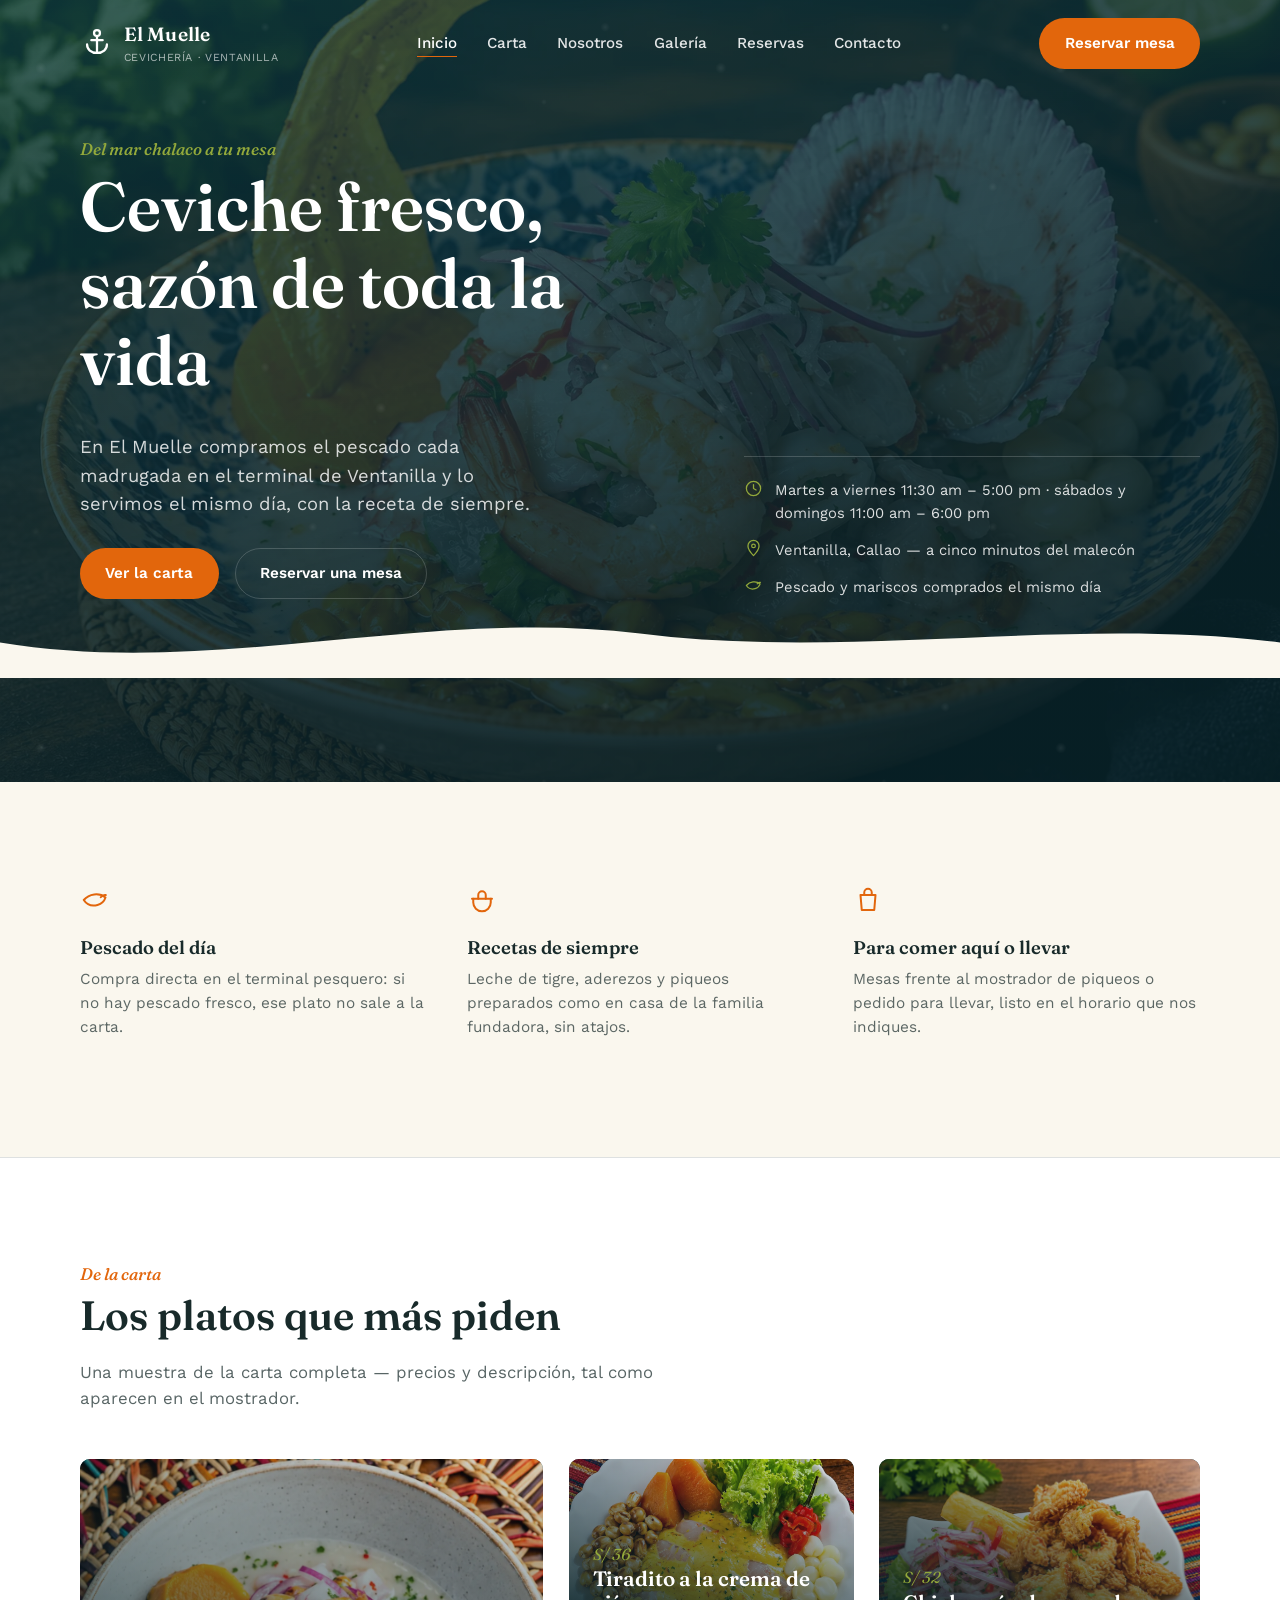
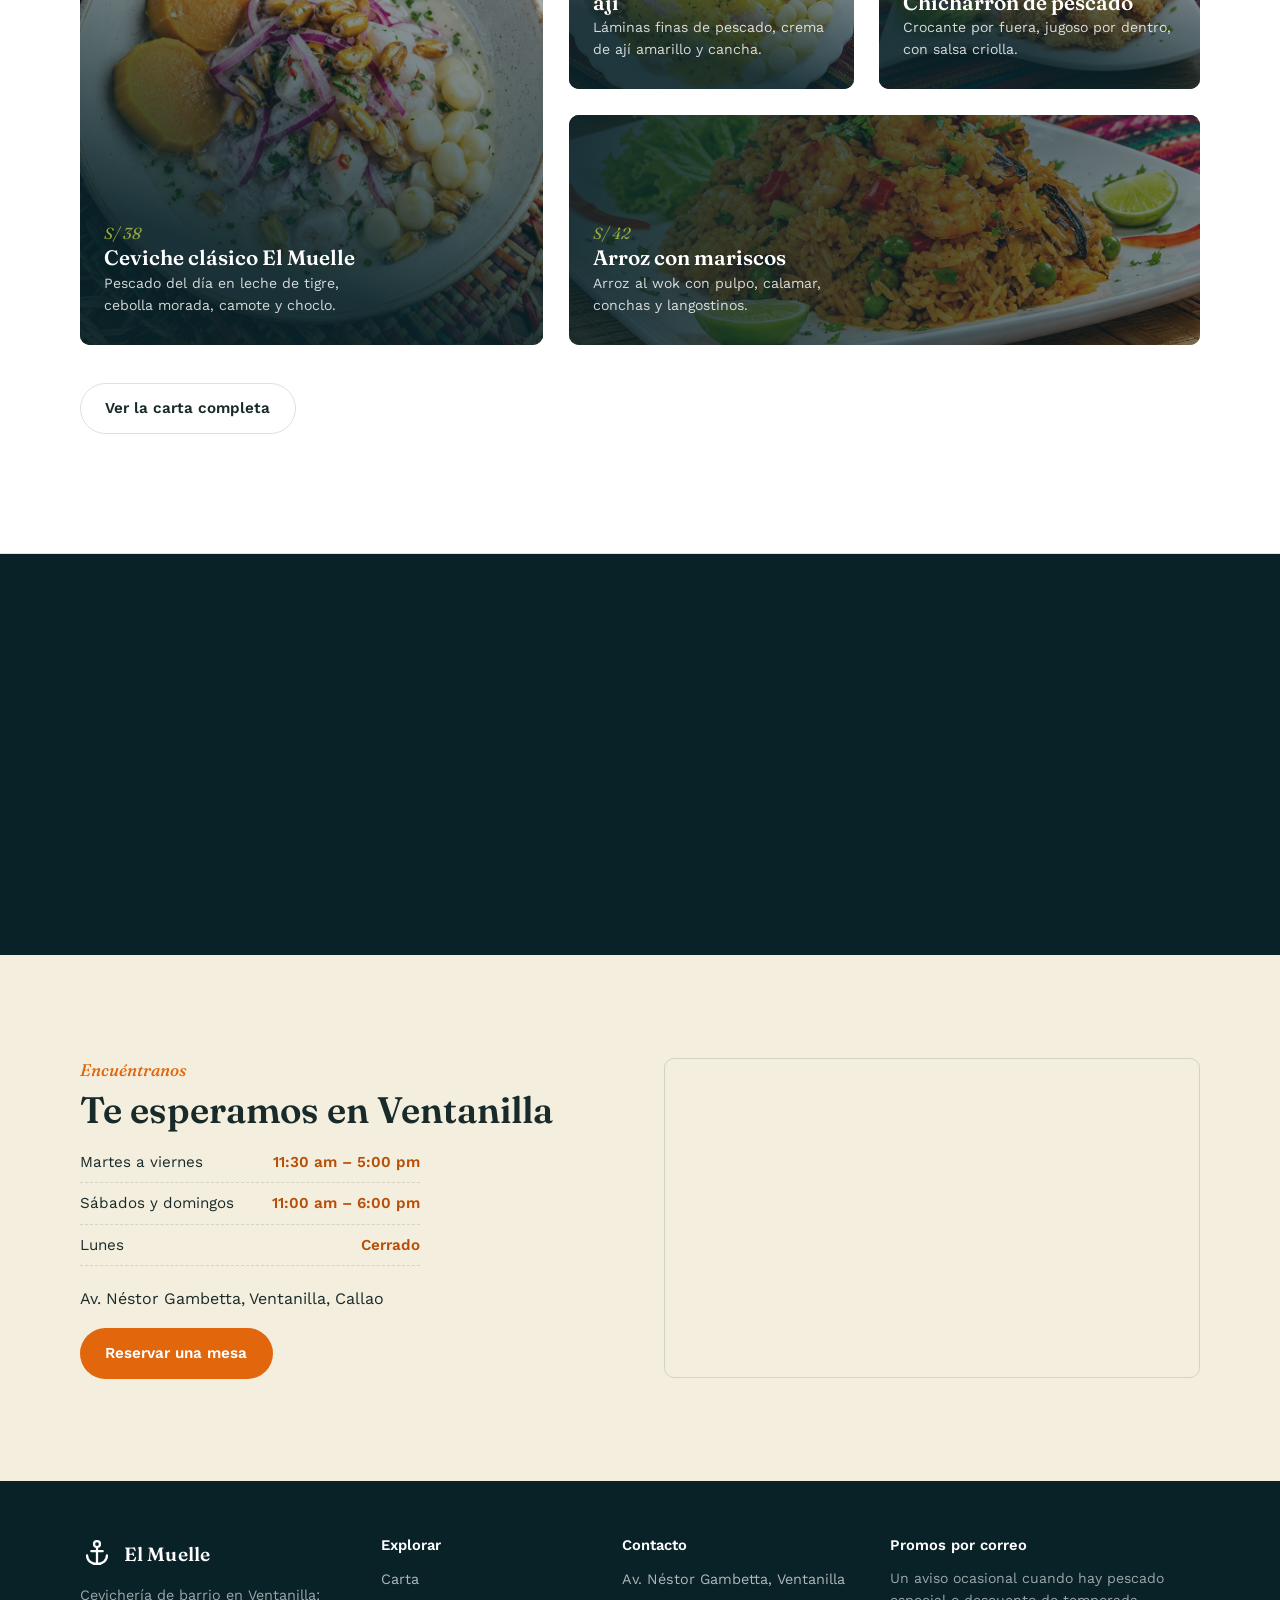
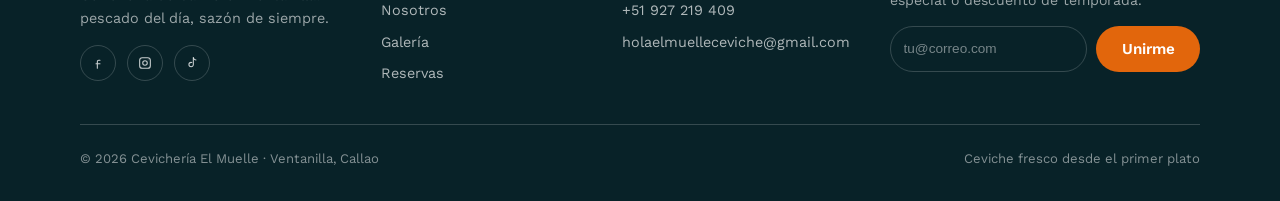
<file: index.html>
<!doctype html>
<html lang="es">
<head>
<meta charset="UTF-8">
<meta name="viewport" content="width=device-width, initial-scale=1">
<title>Cevichería El Muelle — Ceviche y mariscos frescos en Ventanilla, Callao</title>
<meta name="description" content="Cevichería El Muelle, en Ventanilla, Callao: pescado del día, ceviches, tiraditos y piqueos criollos. Carta, reservas y ubicación.">
<link rel="icon" href="data:image/svg+xml,%3Csvg xmlns='http://www.w3.org/2000/svg' viewBox='0 0 100 100'%3E%3Ctext y='.9em' font-size='90'%3E%F0%9F%90%9F%3C/text%3E%3C/svg%3E">
<link rel="preconnect" href="https://fonts.googleapis.com">
<link rel="preconnect" href="https://fonts.gstatic.com" crossorigin>
<link rel="stylesheet" href="css/styles.css">
</head>
<body>

<header class="site-header">
  <div class="container">
    <a href="index.html" class="brand">
      <svg viewBox="0 0 24 24" fill="none" stroke="currentColor" stroke-width="1.6" stroke-linecap="round" stroke-linejoin="round">
        <circle cx="12" cy="5" r="2.1"/><line x1="12" y1="7.1" x2="12" y2="19"/>
        <line x1="8" y1="10" x2="16" y2="10"/><path d="M5 13c0 3.5 2.8 6 7 6s7-2.5 7-6"/>
      </svg>
      <span><span class="brand-name">El Muelle</span><span class="brand-sub">CEVICHERÍA · VENTANILLA</span></span>
    </a>
    <nav class="main-nav" id="main-nav">
      <ul>
        <li><a href="index.html" aria-current="page">Inicio</a></li>
        <li><a href="carta.html">Carta</a></li>
        <li><a href="nosotros.html">Nosotros</a></li>
        <li><a href="galeria.html">Galería</a></li>
        <li><a href="reservas.html">Reservas</a></li>
        <li><a href="contacto.html">Contacto</a></li>
      </ul>
    </nav>
    <div class="header-actions">
      <a href="reservas.html" class="btn btn-primary">Reservar mesa</a>
      <button class="nav-toggle" aria-label="Abrir menú" aria-expanded="false"><span></span></button>
    </div>
  </div>
</header>

<main>

  <section class="hero">
    <div class="container">
      <div class="hero-copy">
        <span class="eyebrow">Del mar chalaco a tu mesa</span>
        <h1>Ceviche fresco, sazón de toda la vida</h1>
        <p class="lede">En El Muelle compramos el pescado cada madrugada en el terminal de Ventanilla y lo servimos el mismo día, con la receta de siempre.</p>
        <div class="hero-cta">
          <a href="carta.html" class="btn btn-primary">Ver la carta</a>
          <a href="reservas.html" class="btn btn-ghost-dark">Reservar una mesa</a>
        </div>
      </div>
      <ul class="hero-facts">
        <li>
          <svg viewBox="0 0 24 24" fill="none" stroke="currentColor" stroke-width="1.6" stroke-linecap="round" stroke-linejoin="round"><circle cx="12" cy="12" r="9"/><path d="M12 7v5l3.3 1.9"/></svg>
          Martes a viernes 11:30 am – 5:00 pm · sábados y domingos 11:00 am – 6:00 pm
        </li>
        <li>
          <svg viewBox="0 0 24 24" fill="none" stroke="currentColor" stroke-width="1.6" stroke-linecap="round" stroke-linejoin="round"><path d="M12 21s7-7.4 7-12.2A7 7 0 1 0 5 8.8C5 13.6 12 21 12 21Z"/><circle cx="12" cy="8.7" r="2.3"/></svg>
          Ventanilla, Callao — a cinco minutos del malecón
        </li>
        <li>
          <svg viewBox="0 0 24 24" fill="none" stroke="currentColor" stroke-width="1.6" stroke-linecap="round" stroke-linejoin="round"><path d="M3 12c4.2-5 12.3-6.2 17.4-2-1 3.1-3.2 5.1-6.4 6-5.1 1.4-9-1-11-4Z"/><path d="M16.6 9.8c1-1.4 2.6-2 4-1.8"/></svg>
          Pescado y mariscos comprados el mismo día
        </li>
      </ul>
    </div>
    <svg class="wave-divider" viewBox="0 0 1440 90" preserveAspectRatio="none" aria-hidden="true">
      <path d="M0,50 C240,90 480,10 720,40 C960,70 1200,20 1440,50 L1440,90 L0,90 Z"/>
    </svg>
  </section>

  <section class="values">
    <div class="container">
      <div class="values-grid reveal-stagger">
        <div class="value-item">
          <svg viewBox="0 0 24 24" fill="none" stroke="currentColor" stroke-width="1.6" stroke-linecap="round" stroke-linejoin="round"><path d="M3 12c4.2-5 12.3-6.2 17.4-2-1 3.1-3.2 5.1-6.4 6-5.1 1.4-9-1-11-4Z"/><path d="M16.6 9.8c1-1.4 2.6-2 4-1.8"/></svg>
          <h3>Pescado del día</h3>
          <p>Compra directa en el terminal pesquero: si no hay pescado fresco, ese plato no sale a la carta.</p>
        </div>
        <div class="value-item">
          <svg viewBox="0 0 24 24" fill="none" stroke="currentColor" stroke-width="1.6" stroke-linecap="round" stroke-linejoin="round"><path d="M4 11h16"/><path d="M5 11v3a7 7 0 0 0 14 0v-3"/><path d="M9 11V8a3 3 0 0 1 6 0v3"/></svg>
          <h3>Recetas de siempre</h3>
          <p>Leche de tigre, aderezos y piqueos preparados como en casa de la familia fundadora, sin atajos.</p>
        </div>
        <div class="value-item">
          <svg viewBox="0 0 24 24" fill="none" stroke="currentColor" stroke-width="1.6" stroke-linecap="round" stroke-linejoin="round"><path d="M6 8h12l-1 12H7L6 8Z"/><path d="M9 8V6a3 3 0 0 1 6 0v2"/></svg>
          <h3>Para comer aquí o llevar</h3>
          <p>Mesas frente al mostrador de piqueos o pedido para llevar, listo en el horario que nos indiques.</p>
        </div>
      </div>
    </div>
  </section>

  <section class="destacados">
    <div class="container">
      <div class="section-head reveal">
        <span class="eyebrow">De la carta</span>
        <h2>Los platos que más piden</h2>
        <p>Una muestra de la carta completa — precios y descripción, tal como aparecen en el mostrador.</p>
      </div>
      <div class="dest-grid reveal-stagger">
        <article class="dest-item dest-1" style="--tint:#12464f">
          <img src="imagenes/ceviche-clasico.webp" alt="Ceviche clásico El Muelle" loading="lazy">
          <div class="dest-body">
            <span class="price">S/ 38</span>
            <h3>Ceviche clásico El Muelle</h3>
            <p>Pescado del día en leche de tigre, cebolla morada, camote y choclo.</p>
          </div>
        </article>
        <article class="dest-item dest-2" style="--tint:#1c5d63">
          <img src="imagenes/tiradito-crema-aji.webp" alt="Tiradito a la crema de ají" loading="lazy">
          <div class="dest-body">
            <span class="price">S/ 36</span>
            <h3>Tiradito a la crema de ají</h3>
            <p>Láminas finas de pescado, crema de ají amarillo y cancha.</p>
          </div>
        </article>
        <article class="dest-item dest-3" style="--tint:#0f3d46">
          <img src="imagenes/chicharron-pescado.webp" alt="Chicharrón de pescado" loading="lazy">
          <div class="dest-body">
            <span class="price">S/ 32</span>
            <h3>Chicharrón de pescado</h3>
            <p>Crocante por fuera, jugoso por dentro, con salsa criolla.</p>
          </div>
        </article>
        <article class="dest-item dest-4" style="--tint:#12444c">
          <img src="imagenes/arroz-mariscos.webp" alt="Arroz con mariscos" loading="lazy">
          <div class="dest-body">
            <span class="price">S/ 42</span>
            <h3>Arroz con mariscos</h3>
            <p>Arroz al wok con pulpo, calamar, conchas y langostinos.</p>
          </div>
        </article>
      </div>
      <p style="margin-top:2.4rem;"><a href="carta.html" class="btn btn-ghost">Ver la carta completa</a></p>
    </div>
  </section>

  <section class="testimonios">
    <div class="container">
      <div class="testi-wrap reveal">
        <blockquote class="testi active">
          <p>“El leche de tigre solo ya vale la visita. Todo llega fresquísimo y a buena hora.”</p>
          <cite>Rosa Delgado · clienta desde 2019</cite>
        </blockquote>
        <blockquote class="testi">
          <p>“Vengo con la familia cada domingo. La atención es cercana y el pescado siempre está en su punto.”</p>
          <cite>Jorge Salcedo · Ventanilla</cite>
        </blockquote>
        <blockquote class="testi">
          <p>“Reservé por WhatsApp para un cumpleaños y nos armaron un rincón especial, sin pedirlo dos veces.”</p>
          <cite>Katherine Ríos · Callao</cite>
        </blockquote>
        <div class="testi-dots">
          <button class="active" aria-label="Testimonio 1"></button>
          <button aria-label="Testimonio 2"></button>
          <button aria-label="Testimonio 3"></button>
        </div>
      </div>
    </div>
  </section>

  <section class="visit-band">
    <div class="container">
      <div class="visit-grid">
        <div class="visit-info reveal">
          <span class="eyebrow">Encuéntranos</span>
          <h2>Te esperamos en Ventanilla</h2>
          <ul class="hours-list">
            <li><span>Martes a viernes</span><span>11:30 am – 5:00 pm</span></li>
            <li><span>Sábados y domingos</span><span>11:00 am – 6:00 pm</span></li>
            <li><span>Lunes</span><span>Cerrado</span></li>
          </ul>
          <p>Av. Néstor Gambetta, Ventanilla, Callao</p>
          <a href="reservas.html" class="btn btn-primary">Reservar una mesa</a>
        </div>
        <div class="map-frame reveal">
          <iframe src="https://www.google.com/maps?q=Ventanilla,Callao,Peru&amp;output=embed" loading="lazy" referrerpolicy="no-referrer-when-downgrade" title="Mapa de ubicación de Cevichería El Muelle en Ventanilla, Callao"></iframe>
        </div>
      </div>
    </div>
  </section>

</main>

<footer class="site-footer">
  <div class="container">
    <div class="footer-grid">
      <div class="footer-brand">
        <a href="index.html" class="brand">
          <svg viewBox="0 0 24 24" fill="none" stroke="currentColor" stroke-width="1.6" stroke-linecap="round" stroke-linejoin="round"><circle cx="12" cy="5" r="2.1"/><line x1="12" y1="7.1" x2="12" y2="19"/><line x1="8" y1="10" x2="16" y2="10"/><path d="M5 13c0 3.5 2.8 6 7 6s7-2.5 7-6"/></svg>
          <span class="brand-name">El Muelle</span>
        </a>
        <p>Cevichería de barrio en Ventanilla: pescado del día, sazón de siempre.</p>
        <div class="social-row">
          <a href="#" aria-label="Facebook"><svg viewBox="0 0 24 24" fill="none" stroke="currentColor" stroke-width="1.6" stroke-linecap="round" stroke-linejoin="round"><path d="M15 8h-2a2 2 0 0 0-2 2v10M9 13h6"/></svg></a>
          <a href="#" aria-label="Instagram"><svg viewBox="0 0 24 24" fill="none" stroke="currentColor" stroke-width="1.6" stroke-linecap="round" stroke-linejoin="round"><rect x="4" y="4" width="16" height="16" rx="4"/><circle cx="12" cy="12" r="3.4"/><circle cx="16.6" cy="7.4" r=".6" fill="currentColor" stroke="none"/></svg></a>
          <a href="#" aria-label="TikTok"><svg viewBox="0 0 24 24" fill="none" stroke="currentColor" stroke-width="1.6" stroke-linecap="round" stroke-linejoin="round"><path d="M14 4v10.4a3.3 3.3 0 1 1-3.3-3.3c.3 0 .6 0 .9.1"/><path d="M14 4c.4 2 1.9 3.4 4 3.6"/></svg></a>
        </div>
      </div>
      <div class="footer-col">
        <h4>Explorar</h4>
        <ul>
          <li><a href="carta.html">Carta</a></li>
          <li><a href="nosotros.html">Nosotros</a></li>
          <li><a href="galeria.html">Galería</a></li>
          <li><a href="reservas.html">Reservas</a></li>
        </ul>
      </div>
      <div class="footer-col">
        <h4>Contacto</h4>
        <ul>
          <li>Av. Néstor Gambetta, Ventanilla</li>
          <li>+51 927 219 409</li>
          <li>holaelmuelleceviche@gmail.com</li>
        </ul>
      </div>
      <div class="footer-col">
        <h4>Promos por correo</h4>
        <p style="font-size:.88rem; color:rgba(255,255,255,.6);">Un aviso ocasional cuando hay pescado especial o descuento de temporada.</p>
        <form class="newsletter-row" data-newsletter>
          <input type="email" required placeholder="tu@correo.com" aria-label="Correo electrónico">
          <button type="submit" class="btn btn-primary">Unirme</button>
        </form>
      </div>
    </div>
    <div class="footer-bottom">
      <span>© 2026 Cevichería El Muelle · Ventanilla, Callao</span>
      <span>Ceviche fresco desde el primer plato</span>
    </div>
  </div>
</footer>

<a class="whatsapp-float" href="https://wa.me/51927219409" target="_blank" rel="noopener" aria-label="Escribir por WhatsApp">
  <svg viewBox="0 0 24 24" fill="currentColor"><path d="M12.03 2C6.6 2 2.2 6.4 2.2 11.8c0 1.85.5 3.58 1.4 5.07L2 22l5.3-1.55a9.7 9.7 0 0 0 4.73 1.23h.01c5.42 0 9.83-4.4 9.83-9.8C21.87 6.4 17.46 2 12.03 2Zm5.73 13.86c-.24.68-1.4 1.3-1.93 1.37-.5.07-1.03.28-3.44-.72-2.9-1.2-4.75-4.15-4.9-4.34-.14-.2-1.17-1.56-1.17-2.98 0-1.42.74-2.11 1-2.4.26-.29.57-.36.76-.36.19 0 .38 0 .55.01.18.01.42-.07.65.5.24.58.82 2 .9 2.15.07.15.12.32.02.52-.1.2-.15.32-.3.5-.14.17-.3.38-.43.51-.14.14-.29.3-.13.58.16.29.73 1.2 1.56 1.95 1.08.96 1.98 1.26 2.27 1.4.29.15.46.13.63-.07.17-.2.72-.84.92-1.13.19-.29.38-.24.63-.14.26.09 1.65.78 1.93.92.29.14.48.21.55.33.07.13.07.72-.17 1.4Z"/></svg>
</a>

<script src="js/main.js"></script>
</body>
</html>
</file>
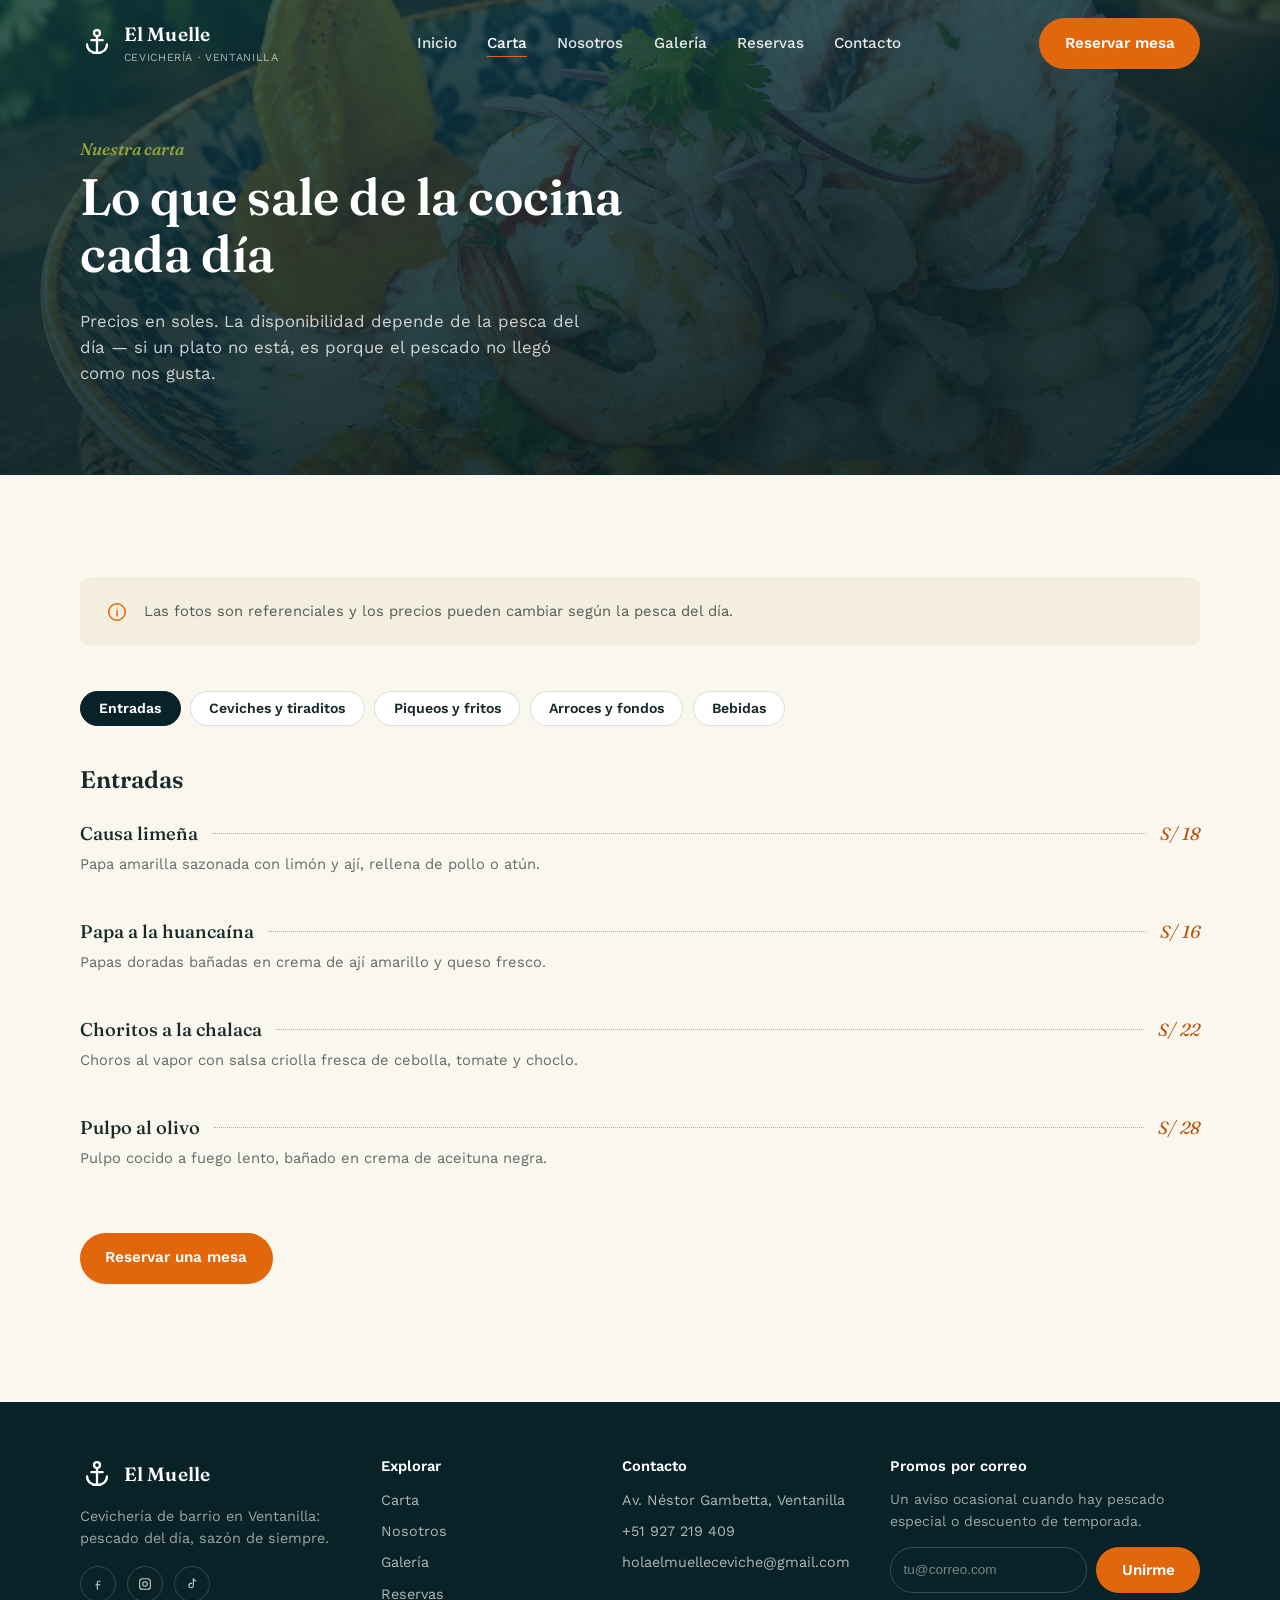
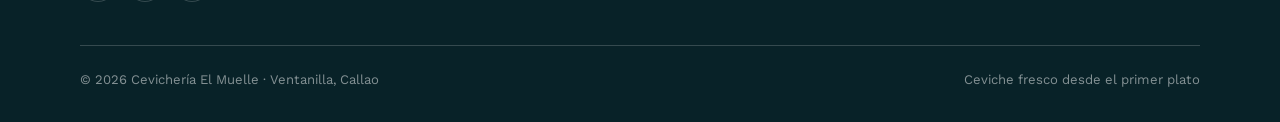
<file: carta.html>
<!doctype html>
<html lang="es">
<head>
<meta charset="UTF-8">
<meta name="viewport" content="width=device-width, initial-scale=1">
<title>Carta — Cevichería El Muelle</title>
<meta name="description" content="Carta completa de Cevichería El Muelle: entradas, ceviches, piqueos, arroces y bebidas, con precios.">
<link rel="icon" href="data:image/svg+xml,%3Csvg xmlns='http://www.w3.org/2000/svg' viewBox='0 0 100 100'%3E%3Ctext y='.9em' font-size='90'%3E%F0%9F%90%9F%3C/text%3E%3C/svg%3E">
<link rel="preconnect" href="https://fonts.googleapis.com">
<link rel="preconnect" href="https://fonts.gstatic.com" crossorigin>
<link rel="stylesheet" href="css/styles.css">
</head>
<body>

<header class="site-header">
  <div class="container">
    <a href="index.html" class="brand">
      <svg viewBox="0 0 24 24" fill="none" stroke="currentColor" stroke-width="1.6" stroke-linecap="round" stroke-linejoin="round">
        <circle cx="12" cy="5" r="2.1"/><line x1="12" y1="7.1" x2="12" y2="19"/>
        <line x1="8" y1="10" x2="16" y2="10"/><path d="M5 13c0 3.5 2.8 6 7 6s7-2.5 7-6"/>
      </svg>
      <span><span class="brand-name">El Muelle</span><span class="brand-sub">CEVICHERÍA · VENTANILLA</span></span>
    </a>
    <nav class="main-nav" id="main-nav">
      <ul>
        <li><a href="index.html">Inicio</a></li>
        <li><a href="carta.html" aria-current="page">Carta</a></li>
        <li><a href="nosotros.html">Nosotros</a></li>
        <li><a href="galeria.html">Galería</a></li>
        <li><a href="reservas.html">Reservas</a></li>
        <li><a href="contacto.html">Contacto</a></li>
      </ul>
    </nav>
    <div class="header-actions">
      <a href="reservas.html" class="btn btn-primary">Reservar mesa</a>
      <button class="nav-toggle" aria-label="Abrir menú" aria-expanded="false"><span></span></button>
    </div>
  </div>
</header>

<main>

  <section class="page-hero">
    <div class="container">
      <span class="eyebrow">Nuestra carta</span>
      <h1>Lo que sale de la cocina cada día</h1>
      <p>Precios en soles. La disponibilidad depende de la pesca del día — si un plato no está, es porque el pescado no llegó como nos gusta.</p>
    </div>
  </section>

  <section>
    <div class="container">

      <div class="menu-photo-note reveal">
        <svg viewBox="0 0 24 24" fill="none" stroke="currentColor" stroke-width="1.6" stroke-linecap="round" stroke-linejoin="round"><circle cx="12" cy="12" r="9"/><line x1="12" y1="10.5" x2="12" y2="16"/><circle cx="12" cy="7.6" r=".6" fill="currentColor" stroke="none"/></svg>
        <p>Las fotos son referenciales y los precios pueden cambiar según la pesca del día.</p>
      </div>

      <div class="menu-tabs reveal">
        <button class="menu-tab active" data-target="cat-entradas">Entradas</button>
        <button class="menu-tab" data-target="cat-ceviches">Ceviches y tiraditos</button>
        <button class="menu-tab" data-target="cat-piqueos">Piqueos y fritos</button>
        <button class="menu-tab" data-target="cat-arroces">Arroces y fondos</button>
        <button class="menu-tab" data-target="cat-bebidas">Bebidas</button>
      </div>

      <div id="cat-entradas" class="menu-category active">
        <h2 class="menu-cat-title">Entradas</h2>
        <div class="menu-list">
          <div class="menu-row">
            <span class="name">Causa limeña</span><span class="dots"></span><span class="price">S/ 18</span>
            <p class="desc">Papa amarilla sazonada con limón y ají, rellena de pollo o atún.</p>
          </div>
          <div class="menu-row">
            <span class="name">Papa a la huancaína</span><span class="dots"></span><span class="price">S/ 16</span>
            <p class="desc">Papas doradas bañadas en crema de ají amarillo y queso fresco.</p>
          </div>
          <div class="menu-row">
            <span class="name">Choritos a la chalaca</span><span class="dots"></span><span class="price">S/ 22</span>
            <p class="desc">Choros al vapor con salsa criolla fresca de cebolla, tomate y choclo.</p>
          </div>
          <div class="menu-row">
            <span class="name">Pulpo al olivo</span><span class="dots"></span><span class="price">S/ 28</span>
            <p class="desc">Pulpo cocido a fuego lento, bañado en crema de aceituna negra.</p>
          </div>
        </div>
      </div>

      <div id="cat-ceviches" class="menu-category">
        <h2 class="menu-cat-title">Ceviches y tiraditos</h2>
        <div class="menu-list">
          <div class="menu-row has-photo">
            <img class="menu-thumb" src="imagenes/ceviche-clasico.webp" alt="Ceviche clásico El Muelle" loading="lazy">
            <span class="name">Ceviche clásico El Muelle</span><span class="dots"></span><span class="price">S/ 38</span>
            <p class="desc">Pescado del día en leche de tigre, cebolla morada, camote y choclo.</p>
          </div>
          <div class="menu-row">
            <span class="name">Ceviche mixto</span><span class="dots"></span><span class="price">S/ 42</span>
            <p class="desc">Pescado, pulpo, langostinos y conchas en leche de tigre de la casa.</p>
          </div>
          <div class="menu-row has-photo">
            <img class="menu-thumb" src="imagenes/tiradito-crema-aji.webp" alt="Tiradito a la crema de ají" loading="lazy">
            <span class="name">Tiradito a la crema de ají</span><span class="dots"></span><span class="price">S/ 36</span>
            <p class="desc">Láminas finas de pescado, crema de ají amarillo y cancha serrana.</p>
          </div>
          <div class="menu-row">
            <span class="name">Ceviche de conchas negras</span><span class="dots"></span><span class="price">S/ 46</span>
            <p class="desc">De temporada, sujeto a disponibilidad del proveedor.</p>
          </div>
          <div class="menu-row">
            <span class="name">Leche de tigre en vaso</span><span class="dots"></span><span class="price">S/ 20</span>
            <p class="desc">Para acompañar o para levantar el día siguiente, con su choclo y cancha.</p>
          </div>
        </div>
      </div>

      <div id="cat-piqueos" class="menu-category">
        <h2 class="menu-cat-title">Piqueos y fritos</h2>
        <div class="menu-list">
          <div class="menu-row has-photo">
            <img class="menu-thumb" src="imagenes/chicharron-pescado.webp" alt="Chicharrón de pescado" loading="lazy">
            <span class="name">Chicharrón de pescado</span><span class="dots"></span><span class="price">S/ 32</span>
            <p class="desc">Crocante por fuera, jugoso por dentro, con salsa criolla.</p>
          </div>
          <div class="menu-row">
            <span class="name">Chicharrón mixto</span><span class="dots"></span><span class="price">S/ 44</span>
            <p class="desc">Pescado, calamar y langostinos apanados, para compartir.</p>
          </div>
          <div class="menu-row has-photo">
            <img class="menu-thumb" src="imagenes/jalea-familiar.webp" alt="Jalea familiar" loading="lazy">
            <span class="name">Jalea familiar</span><span class="dots"></span><span class="price">S/ 68</span>
            <p class="desc">Mariscos y pescado frito, yuca y salsa criolla — para dos o tres personas.</p>
          </div>
          <div class="menu-row has-photo">
            <img class="menu-thumb" src="imagenes/anticucho.webp" alt="Anticuchos de pulpo" loading="lazy">
            <span class="name">Anticuchos de pulpo</span><span class="dots"></span><span class="price">S/ 34</span>
            <p class="desc">A la parrilla, con anticuchera de la casa y papa dorada.</p>
          </div>
        </div>
      </div>

      <div id="cat-arroces" class="menu-category">
        <h2 class="menu-cat-title">Arroces y fondos</h2>
        <div class="menu-list">
          <div class="menu-row has-photo">
            <img class="menu-thumb" src="imagenes/arroz-mariscos.webp" alt="Arroz con mariscos" loading="lazy">
            <span class="name">Arroz con mariscos</span><span class="dots"></span><span class="price">S/ 42</span>
            <p class="desc">Arroz al wok con pulpo, calamar, conchas y langostinos.</p>
          </div>
          <div class="menu-row">
            <span class="name">Parihuela</span><span class="dots"></span><span class="price">S/ 36</span>
            <p class="desc">Sopa marinera picante con variedad de pescado y mariscos.</p>
          </div>
          <div class="menu-row">
            <span class="name">Chupe de camarones</span><span class="dots"></span><span class="price">S/ 40</span>
            <p class="desc">Caldo cremoso con camarones, huevo, leche y un toque de ají panca.</p>
          </div>
          <div class="menu-row">
            <span class="name">Sudado de pescado</span><span class="dots"></span><span class="price">S/ 38</span>
            <p class="desc">Pescado del día cocido en su jugo con tomate, cebolla y cilantro.</p>
          </div>
        </div>
      </div>

      <div id="cat-bebidas" class="menu-category">
        <h2 class="menu-cat-title">Bebidas</h2>
        <div class="menu-list">
          <div class="menu-row has-photo">
            <img class="menu-thumb" src="imagenes/chicha-morada.webp" alt="Chicha morada" loading="lazy">
            <span class="name">Chicha morada</span><span class="dots"></span><span class="price">S/ 10</span>
            <p class="desc">Preparada en casa, con piña y membrillo.</p>
          </div>
          <div class="menu-row">
            <span class="name">Limonada frozen</span><span class="dots"></span><span class="price">S/ 12</span>
          </div>
          <div class="menu-row">
            <span class="name">Maracuyá sour sin alcohol</span><span class="dots"></span><span class="price">S/ 14</span>
          </div>
          <div class="menu-row">
            <span class="name">Cerveza artesanal</span><span class="dots"></span><span class="price">S/ 15</span>
          </div>
          <div class="menu-row">
            <span class="name">Pisco sour</span><span class="dots"></span><span class="price">S/ 18</span>
          </div>
        </div>
      </div>

      <p style="margin-top:3rem;"><a href="reservas.html" class="btn btn-primary">Reservar una mesa</a></p>
    </div>
  </section>

</main>

<footer class="site-footer">
  <div class="container">
    <div class="footer-grid">
      <div class="footer-brand">
        <a href="index.html" class="brand">
          <svg viewBox="0 0 24 24" fill="none" stroke="currentColor" stroke-width="1.6" stroke-linecap="round" stroke-linejoin="round"><circle cx="12" cy="5" r="2.1"/><line x1="12" y1="7.1" x2="12" y2="19"/><line x1="8" y1="10" x2="16" y2="10"/><path d="M5 13c0 3.5 2.8 6 7 6s7-2.5 7-6"/></svg>
          <span class="brand-name">El Muelle</span>
        </a>
        <p>Cevichería de barrio en Ventanilla: pescado del día, sazón de siempre.</p>
        <div class="social-row">
          <a href="#" aria-label="Facebook"><svg viewBox="0 0 24 24" fill="none" stroke="currentColor" stroke-width="1.6" stroke-linecap="round" stroke-linejoin="round"><path d="M15 8h-2a2 2 0 0 0-2 2v10M9 13h6"/></svg></a>
          <a href="#" aria-label="Instagram"><svg viewBox="0 0 24 24" fill="none" stroke="currentColor" stroke-width="1.6" stroke-linecap="round" stroke-linejoin="round"><rect x="4" y="4" width="16" height="16" rx="4"/><circle cx="12" cy="12" r="3.4"/><circle cx="16.6" cy="7.4" r=".6" fill="currentColor" stroke="none"/></svg></a>
          <a href="#" aria-label="TikTok"><svg viewBox="0 0 24 24" fill="none" stroke="currentColor" stroke-width="1.6" stroke-linecap="round" stroke-linejoin="round"><path d="M14 4v10.4a3.3 3.3 0 1 1-3.3-3.3c.3 0 .6 0 .9.1"/><path d="M14 4c.4 2 1.9 3.4 4 3.6"/></svg></a>
        </div>
      </div>
      <div class="footer-col">
        <h4>Explorar</h4>
        <ul>
          <li><a href="carta.html">Carta</a></li>
          <li><a href="nosotros.html">Nosotros</a></li>
          <li><a href="galeria.html">Galería</a></li>
          <li><a href="reservas.html">Reservas</a></li>
        </ul>
      </div>
      <div class="footer-col">
        <h4>Contacto</h4>
        <ul>
          <li>Av. Néstor Gambetta, Ventanilla</li>
          <li>+51 927 219 409</li>
          <li>holaelmuelleceviche@gmail.com</li>
        </ul>
      </div>
      <div class="footer-col">
        <h4>Promos por correo</h4>
        <p style="font-size:.88rem; color:rgba(255,255,255,.6);">Un aviso ocasional cuando hay pescado especial o descuento de temporada.</p>
        <form class="newsletter-row" data-newsletter>
          <input type="email" required placeholder="tu@correo.com" aria-label="Correo electrónico">
          <button type="submit" class="btn btn-primary">Unirme</button>
        </form>
      </div>
    </div>
    <div class="footer-bottom">
      <span>© 2026 Cevichería El Muelle · Ventanilla, Callao</span>
      <span>Ceviche fresco desde el primer plato</span>
    </div>
  </div>
</footer>

<a class="whatsapp-float" href="https://wa.me/51927219409" target="_blank" rel="noopener" aria-label="Escribir por WhatsApp">
  <svg viewBox="0 0 24 24" fill="currentColor"><path d="M12.03 2C6.6 2 2.2 6.4 2.2 11.8c0 1.85.5 3.58 1.4 5.07L2 22l5.3-1.55a9.7 9.7 0 0 0 4.73 1.23h.01c5.42 0 9.83-4.4 9.83-9.8C21.87 6.4 17.46 2 12.03 2Zm5.73 13.86c-.24.68-1.4 1.3-1.93 1.37-.5.07-1.03.28-3.44-.72-2.9-1.2-4.75-4.15-4.9-4.34-.14-.2-1.17-1.56-1.17-2.98 0-1.42.74-2.11 1-2.4.26-.29.57-.36.76-.36.19 0 .38 0 .55.01.18.01.42-.07.65.5.24.58.82 2 .9 2.15.07.15.12.32.02.52-.1.2-.15.32-.3.5-.14.17-.3.38-.43.51-.14.14-.29.3-.13.58.16.29.73 1.2 1.56 1.95 1.08.96 1.98 1.26 2.27 1.4.29.15.46.13.63-.07.17-.2.72-.84.92-1.13.19-.29.38-.24.63-.14.26.09 1.65.78 1.93.92.29.14.48.21.55.33.07.13.07.72-.17 1.4Z"/></svg>
</a>

<script src="js/main.js"></script>
</body>
</html>
</file>
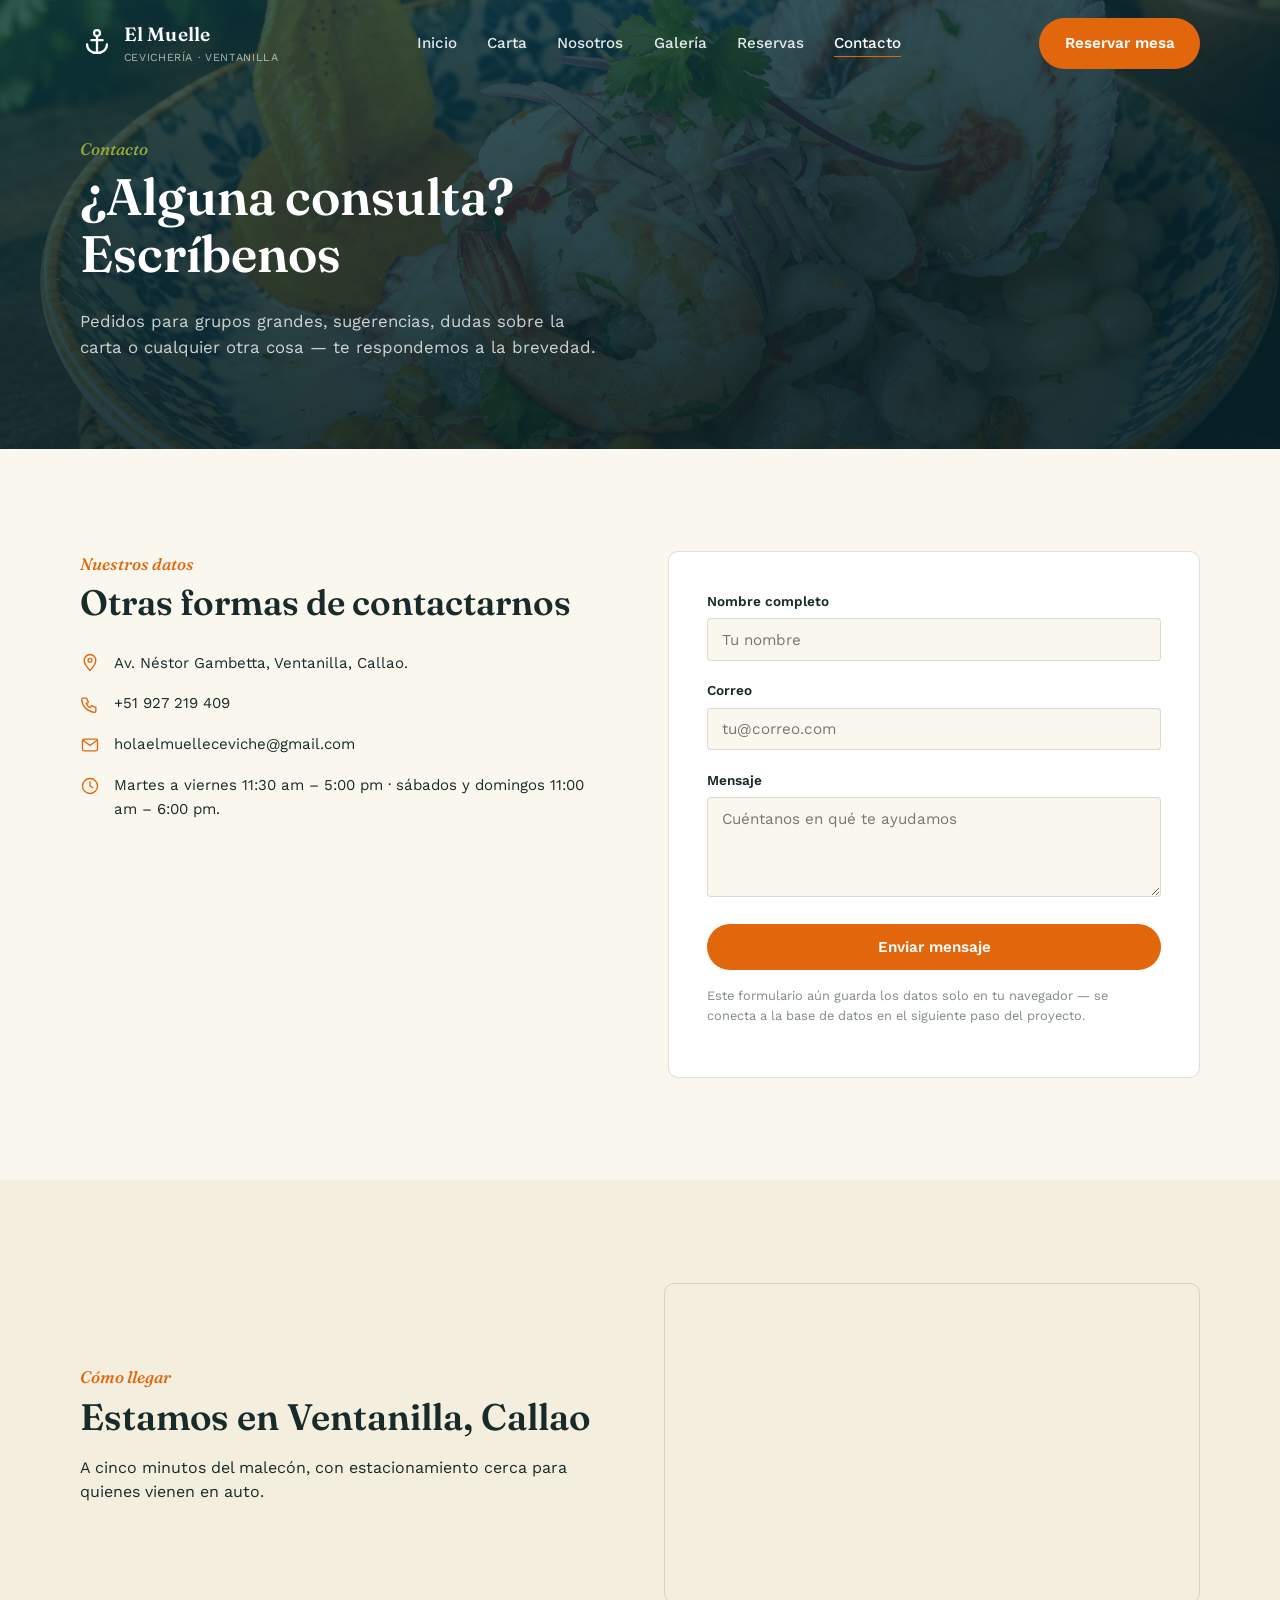
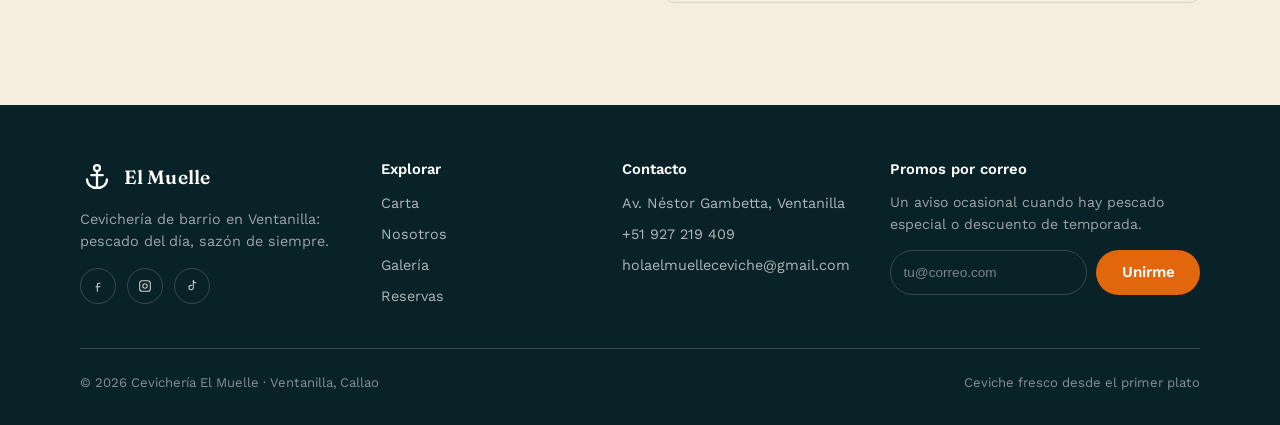
<file: contacto.html>
<!doctype html>
<html lang="es">
<head>
<meta charset="UTF-8">
<meta name="viewport" content="width=device-width, initial-scale=1">
<title>Contacto — Cevichería El Muelle</title>
<meta name="description" content="Escríbenos a Cevichería El Muelle en Ventanilla, Callao: consultas, pedidos grupales y sugerencias.">
<link rel="icon" href="data:image/svg+xml,%3Csvg xmlns='http://www.w3.org/2000/svg' viewBox='0 0 100 100'%3E%3Ctext y='.9em' font-size='90'%3E%F0%9F%90%9F%3C/text%3E%3C/svg%3E">
<link rel="preconnect" href="https://fonts.googleapis.com">
<link rel="preconnect" href="https://fonts.gstatic.com" crossorigin>
<link rel="stylesheet" href="css/styles.css">
</head>
<body>

<header class="site-header">
  <div class="container">
    <a href="index.html" class="brand">
      <svg viewBox="0 0 24 24" fill="none" stroke="currentColor" stroke-width="1.6" stroke-linecap="round" stroke-linejoin="round">
        <circle cx="12" cy="5" r="2.1"/><line x1="12" y1="7.1" x2="12" y2="19"/>
        <line x1="8" y1="10" x2="16" y2="10"/><path d="M5 13c0 3.5 2.8 6 7 6s7-2.5 7-6"/>
      </svg>
      <span><span class="brand-name">El Muelle</span><span class="brand-sub">CEVICHERÍA · VENTANILLA</span></span>
    </a>
    <nav class="main-nav" id="main-nav">
      <ul>
        <li><a href="index.html">Inicio</a></li>
        <li><a href="carta.html">Carta</a></li>
        <li><a href="nosotros.html">Nosotros</a></li>
        <li><a href="galeria.html">Galería</a></li>
        <li><a href="reservas.html">Reservas</a></li>
        <li><a href="contacto.html" aria-current="page">Contacto</a></li>
      </ul>
    </nav>
    <div class="header-actions">
      <a href="reservas.html" class="btn btn-primary">Reservar mesa</a>
      <button class="nav-toggle" aria-label="Abrir menú" aria-expanded="false"><span></span></button>
    </div>
  </div>
</header>

<main>

  <section class="page-hero">
    <div class="container">
      <span class="eyebrow">Contacto</span>
      <h1>¿Alguna consulta? Escríbenos</h1>
      <p>Pedidos para grupos grandes, sugerencias, dudas sobre la carta o cualquier otra cosa — te respondemos a la brevedad.</p>
    </div>
  </section>

  <section>
    <div class="container">
      <div class="form-layout">

        <div class="form-side reveal">
          <span class="eyebrow">Nuestros datos</span>
          <h2>Otras formas de contactarnos</h2>
          <ul class="info-list">
            <li>
              <svg viewBox="0 0 24 24" fill="none" stroke="currentColor" stroke-width="1.6" stroke-linecap="round" stroke-linejoin="round"><path d="M12 21s7-7.4 7-12.2A7 7 0 1 0 5 8.8C5 13.6 12 21 12 21Z"/><circle cx="12" cy="8.7" r="2.3"/></svg>
              Av. Néstor Gambetta, Ventanilla, Callao.
            </li>
            <li>
              <svg viewBox="0 0 24 24" fill="none" stroke="currentColor" stroke-width="1.6" stroke-linecap="round" stroke-linejoin="round"><path d="M4 5h4l2 5-2.5 1.5a11 11 0 0 0 5 5L14 14l5 2v4a2 2 0 0 1-2.2 2A17 17 0 0 1 2 6.2 2 2 0 0 1 4 5Z"/></svg>
              +51 927 219 409
            </li>
            <li>
              <svg viewBox="0 0 24 24" fill="none" stroke="currentColor" stroke-width="1.6" stroke-linecap="round" stroke-linejoin="round"><rect x="3" y="5" width="18" height="14" rx="2"/><path d="M4 6.5l8 6 8-6"/></svg>
              holaelmuelleceviche@gmail.com
            </li>
            <li>
              <svg viewBox="0 0 24 24" fill="none" stroke="currentColor" stroke-width="1.6" stroke-linecap="round" stroke-linejoin="round"><circle cx="12" cy="12" r="9"/><path d="M12 7v5l3.3 1.9"/></svg>
              Martes a viernes 11:30 am – 5:00 pm · sábados y domingos 11:00 am – 6:00 pm.
            </li>
          </ul>
        </div>

        <div class="form-card reveal">
          <form data-local-form>
            <div class="field">
              <label for="c-nombre">Nombre completo</label>
              <input id="c-nombre" name="nombre" type="text" required placeholder="Tu nombre">
            </div>
            <div class="field">
              <label for="c-email">Correo</label>
              <input id="c-email" name="email" type="email" required placeholder="tu@correo.com">
            </div>
            <div class="field">
              <label for="c-mensaje">Mensaje</label>
              <textarea id="c-mensaje" name="mensaje" required placeholder="Cuéntanos en qué te ayudamos"></textarea>
            </div>
            <button type="submit" class="btn btn-primary" style="width:100%; justify-content:center;">Enviar mensaje</button>
            <p class="form-note">Este formulario aún guarda los datos solo en tu navegador — se conecta a la base de datos en el siguiente paso del proyecto.</p>
          </form>
          <div class="form-success">
            <svg viewBox="0 0 24 24" fill="none" stroke="currentColor" stroke-width="1.6" stroke-linecap="round" stroke-linejoin="round"><circle cx="12" cy="12" r="9"/><path d="M8 12.5l2.5 2.5L16 9.5"/></svg>
            <h3>¡Mensaje enviado!</h3>
            <p>Gracias por escribirnos — te responderemos lo antes posible.</p>
          </div>
        </div>

      </div>
    </div>
  </section>

  <section class="visit-band">
    <div class="container">
      <div class="visit-grid">
        <div class="visit-info reveal">
          <span class="eyebrow">Cómo llegar</span>
          <h2>Estamos en Ventanilla, Callao</h2>
          <p>A cinco minutos del malecón, con estacionamiento cerca para quienes vienen en auto.</p>
        </div>
        <div class="map-frame reveal">
          <iframe src="https://www.google.com/maps?q=Ventanilla,Callao,Peru&amp;output=embed" loading="lazy" referrerpolicy="no-referrer-when-downgrade" title="Mapa de ubicación de Cevichería El Muelle en Ventanilla, Callao"></iframe>
        </div>
      </div>
    </div>
  </section>

</main>

<footer class="site-footer">
  <div class="container">
    <div class="footer-grid">
      <div class="footer-brand">
        <a href="index.html" class="brand">
          <svg viewBox="0 0 24 24" fill="none" stroke="currentColor" stroke-width="1.6" stroke-linecap="round" stroke-linejoin="round"><circle cx="12" cy="5" r="2.1"/><line x1="12" y1="7.1" x2="12" y2="19"/><line x1="8" y1="10" x2="16" y2="10"/><path d="M5 13c0 3.5 2.8 6 7 6s7-2.5 7-6"/></svg>
          <span class="brand-name">El Muelle</span>
        </a>
        <p>Cevichería de barrio en Ventanilla: pescado del día, sazón de siempre.</p>
        <div class="social-row">
          <a href="#" aria-label="Facebook"><svg viewBox="0 0 24 24" fill="none" stroke="currentColor" stroke-width="1.6" stroke-linecap="round" stroke-linejoin="round"><path d="M15 8h-2a2 2 0 0 0-2 2v10M9 13h6"/></svg></a>
          <a href="#" aria-label="Instagram"><svg viewBox="0 0 24 24" fill="none" stroke="currentColor" stroke-width="1.6" stroke-linecap="round" stroke-linejoin="round"><rect x="4" y="4" width="16" height="16" rx="4"/><circle cx="12" cy="12" r="3.4"/><circle cx="16.6" cy="7.4" r=".6" fill="currentColor" stroke="none"/></svg></a>
          <a href="#" aria-label="TikTok"><svg viewBox="0 0 24 24" fill="none" stroke="currentColor" stroke-width="1.6" stroke-linecap="round" stroke-linejoin="round"><path d="M14 4v10.4a3.3 3.3 0 1 1-3.3-3.3c.3 0 .6 0 .9.1"/><path d="M14 4c.4 2 1.9 3.4 4 3.6"/></svg></a>
        </div>
      </div>
      <div class="footer-col">
        <h4>Explorar</h4>
        <ul>
          <li><a href="carta.html">Carta</a></li>
          <li><a href="nosotros.html">Nosotros</a></li>
          <li><a href="galeria.html">Galería</a></li>
          <li><a href="reservas.html">Reservas</a></li>
        </ul>
      </div>
      <div class="footer-col">
        <h4>Contacto</h4>
        <ul>
          <li>Av. Néstor Gambetta, Ventanilla</li>
          <li>+51 927 219 409</li>
          <li>holaelmuelleceviche@gmail.com</li>
        </ul>
      </div>
      <div class="footer-col">
        <h4>Promos por correo</h4>
        <p style="font-size:.88rem; color:rgba(255,255,255,.6);">Un aviso ocasional cuando hay pescado especial o descuento de temporada.</p>
        <form class="newsletter-row" data-newsletter>
          <input type="email" required placeholder="tu@correo.com" aria-label="Correo electrónico">
          <button type="submit" class="btn btn-primary">Unirme</button>
        </form>
      </div>
    </div>
    <div class="footer-bottom">
      <span>© 2026 Cevichería El Muelle · Ventanilla, Callao</span>
      <span>Ceviche fresco desde el primer plato</span>
    </div>
  </div>
</footer>

<a class="whatsapp-float" href="https://wa.me/51927219409" target="_blank" rel="noopener" aria-label="Escribir por WhatsApp">
  <svg viewBox="0 0 24 24" fill="currentColor"><path d="M12.03 2C6.6 2 2.2 6.4 2.2 11.8c0 1.85.5 3.58 1.4 5.07L2 22l5.3-1.55a9.7 9.7 0 0 0 4.73 1.23h.01c5.42 0 9.83-4.4 9.83-9.8C21.87 6.4 17.46 2 12.03 2Zm5.73 13.86c-.24.68-1.4 1.3-1.93 1.37-.5.07-1.03.28-3.44-.72-2.9-1.2-4.75-4.15-4.9-4.34-.14-.2-1.17-1.56-1.17-2.98 0-1.42.74-2.11 1-2.4.26-.29.57-.36.76-.36.19 0 .38 0 .55.01.18.01.42-.07.65.5.24.58.82 2 .9 2.15.07.15.12.32.02.52-.1.2-.15.32-.3.5-.14.17-.3.38-.43.51-.14.14-.29.3-.13.58.16.29.73 1.2 1.56 1.95 1.08.96 1.98 1.26 2.27 1.4.29.15.46.13.63-.07.17-.2.72-.84.92-1.13.19-.29.38-.24.63-.14.26.09 1.65.78 1.93.92.29.14.48.21.55.33.07.13.07.72-.17 1.4Z"/></svg>
</a>

<script src="js/main.js"></script>
</body>
</html>
</file>
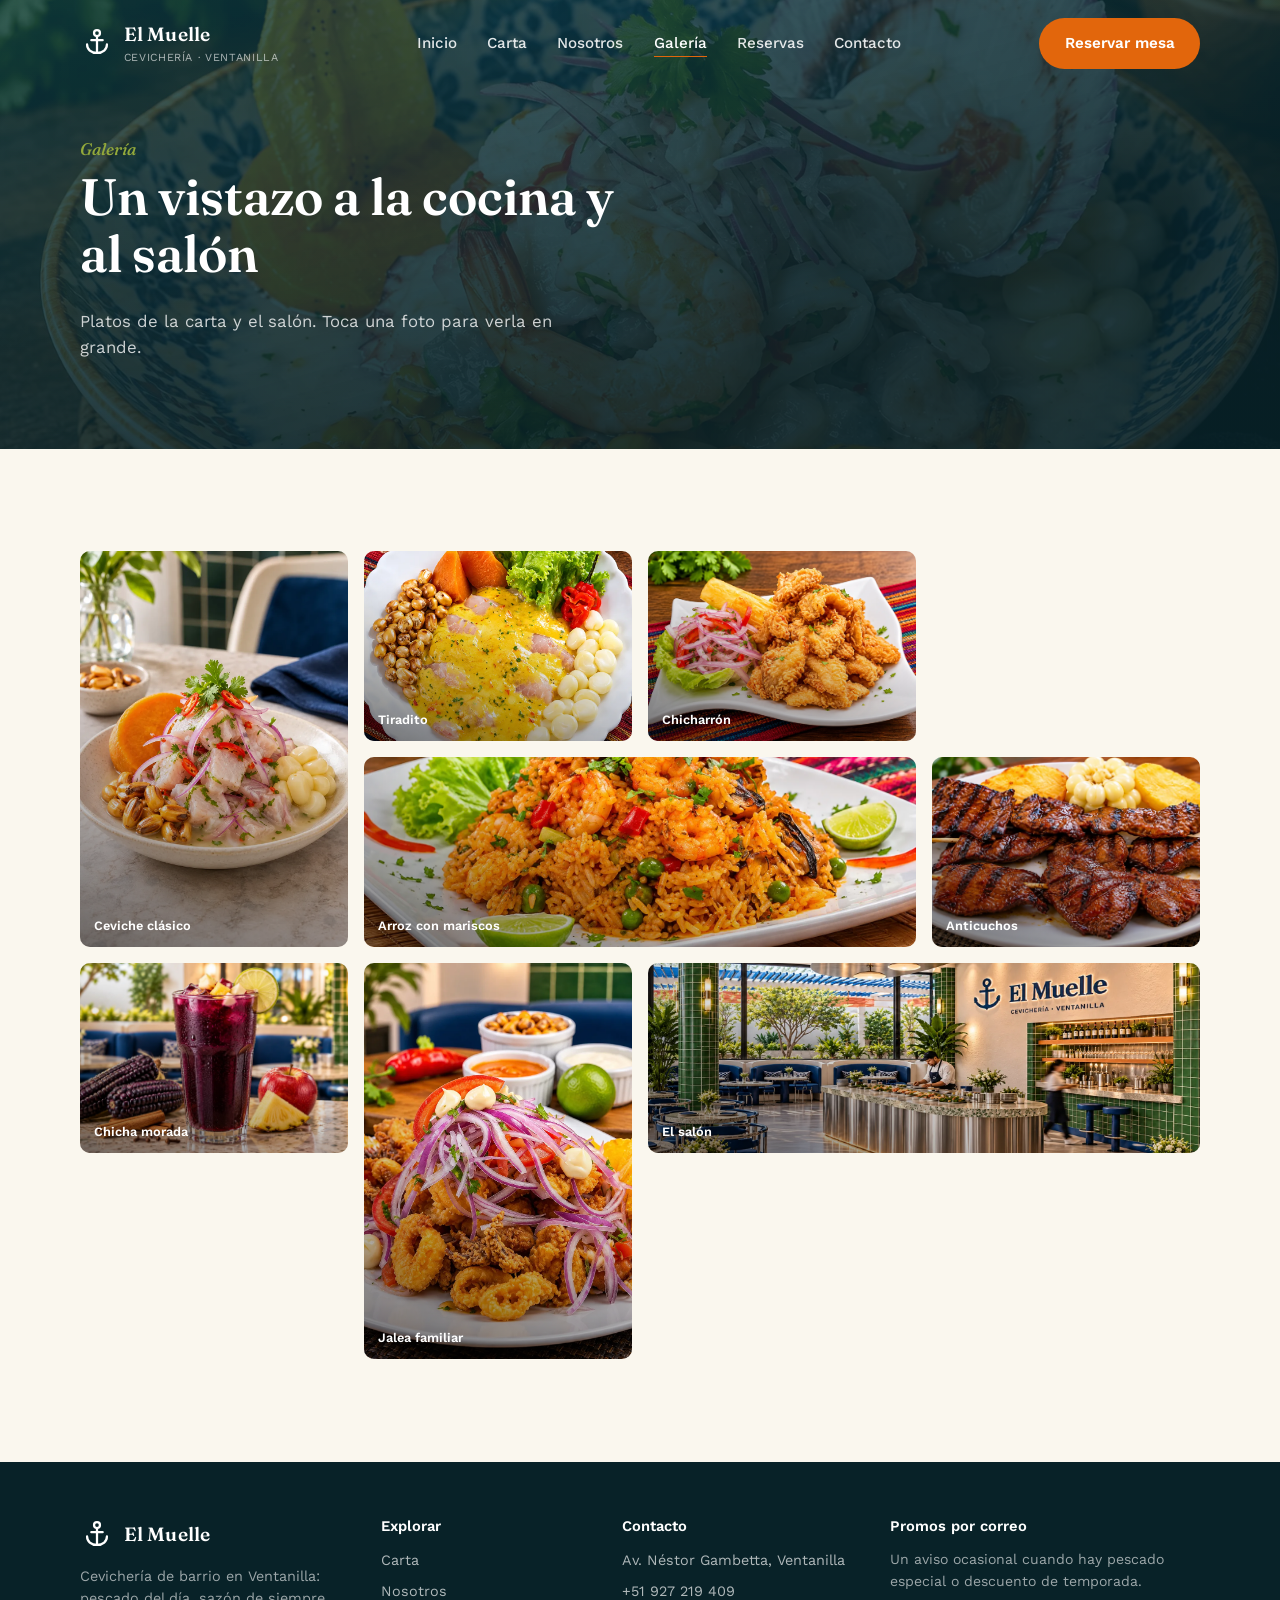
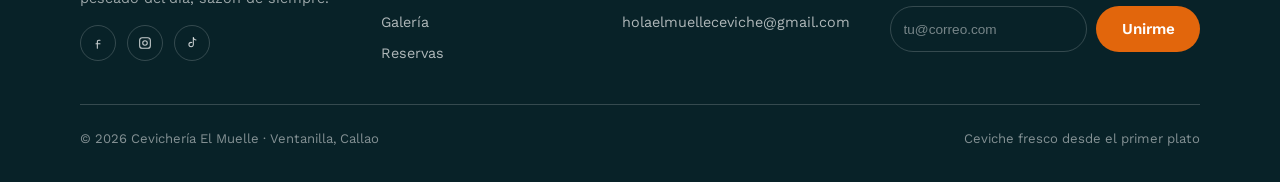
<file: galeria.html>
<!doctype html>
<html lang="es">
<head>
<meta charset="UTF-8">
<meta name="viewport" content="width=device-width, initial-scale=1">
<title>Galería — Cevichería El Muelle</title>
<meta name="description" content="Galería de platos y ambiente de Cevichería El Muelle en Ventanilla, Callao.">
<link rel="icon" href="data:image/svg+xml,%3Csvg xmlns='http://www.w3.org/2000/svg' viewBox='0 0 100 100'%3E%3Ctext y='.9em' font-size='90'%3E%F0%9F%90%9F%3C/text%3E%3C/svg%3E">
<link rel="preconnect" href="https://fonts.googleapis.com">
<link rel="preconnect" href="https://fonts.gstatic.com" crossorigin>
<link rel="stylesheet" href="css/styles.css">
</head>
<body>

<header class="site-header">
  <div class="container">
    <a href="index.html" class="brand">
      <svg viewBox="0 0 24 24" fill="none" stroke="currentColor" stroke-width="1.6" stroke-linecap="round" stroke-linejoin="round">
        <circle cx="12" cy="5" r="2.1"/><line x1="12" y1="7.1" x2="12" y2="19"/>
        <line x1="8" y1="10" x2="16" y2="10"/><path d="M5 13c0 3.5 2.8 6 7 6s7-2.5 7-6"/>
      </svg>
      <span><span class="brand-name">El Muelle</span><span class="brand-sub">CEVICHERÍA · VENTANILLA</span></span>
    </a>
    <nav class="main-nav" id="main-nav">
      <ul>
        <li><a href="index.html">Inicio</a></li>
        <li><a href="carta.html">Carta</a></li>
        <li><a href="nosotros.html">Nosotros</a></li>
        <li><a href="galeria.html" aria-current="page">Galería</a></li>
        <li><a href="reservas.html">Reservas</a></li>
        <li><a href="contacto.html">Contacto</a></li>
      </ul>
    </nav>
    <div class="header-actions">
      <a href="reservas.html" class="btn btn-primary">Reservar mesa</a>
      <button class="nav-toggle" aria-label="Abrir menú" aria-expanded="false"><span></span></button>
    </div>
  </div>
</header>

<main>

  <section class="page-hero">
    <div class="container">
      <span class="eyebrow">Galería</span>
      <h1>Un vistazo a la cocina y al salón</h1>
      <p>Platos de la carta y el salón. Toca una foto para verla en grande.</p>
    </div>
  </section>

  <section>
    <div class="container">
      <div class="gallery-grid reveal-stagger">
        <div class="g-item g-tall" data-title="Ceviche clásico El Muelle" data-desc="Pescado del día en leche de tigre, cebolla morada, camote y choclo." data-img="imagenes/ceviche-clasico-2.webp">
          <img src="imagenes/ceviche-clasico-2.webp" alt="Ceviche clásico El Muelle" loading="lazy">
          <span>Ceviche clásico</span>
        </div>

        <div class="g-item " data-title="Tiradito a la crema de ají" data-desc="Láminas finas de pescado bañadas en crema de ají amarillo." data-img="imagenes/tiradito-crema-aji.webp">
          <img src="imagenes/tiradito-crema-aji.webp" alt="Tiradito a la crema de ají" loading="lazy">
          <span>Tiradito</span>
        </div>

        <div class="g-item " data-title="Chicharrón de pescado" data-desc="Crocante por fuera, jugoso por dentro, con salsa criolla." data-img="imagenes/chicharron-pescado.webp">
          <img src="imagenes/chicharron-pescado.webp" alt="Chicharrón de pescado" loading="lazy">
          <span>Chicharrón</span>
        </div>

        <div class="g-item g-wide" data-title="Arroz con mariscos" data-desc="Arroz al wok con pulpo, calamar, conchas y langostinos." data-img="imagenes/arroz-mariscos.webp">
          <img src="imagenes/arroz-mariscos.webp" alt="Arroz con mariscos" loading="lazy">
          <span>Arroz con mariscos</span>
        </div>

        <div class="g-item " data-title="Anticuchos" data-desc="A la parrilla, con papa dorada y choclo." data-img="imagenes/anticucho.webp">
          <img src="imagenes/anticucho.webp" alt="Anticuchos" loading="lazy">
          <span>Anticuchos</span>
        </div>

        <div class="g-item " data-title="Chicha morada" data-desc="Preparada en casa, con piña y membrillo." data-img="imagenes/chicha-morada.webp">
          <img src="imagenes/chicha-morada.webp" alt="Chicha morada" loading="lazy">
          <span>Chicha morada</span>
        </div>

        <div class="g-item g-tall" data-title="Jalea familiar" data-desc="Mariscos y pescado frito, yuca y salsa criolla — para compartir." data-img="imagenes/jalea-familiar.webp">
          <img src="imagenes/jalea-familiar.webp" alt="Jalea familiar" loading="lazy">
          <span>Jalea familiar</span>
        </div>

        <div class="g-item g-wide" data-title="El salón" data-desc="Mesas frente al mostrador de piqueos, listas para recibirte." data-img="imagenes/salon-el-muelle.webp">
          <img src="imagenes/salon-el-muelle.webp" alt="El salón" loading="lazy">
          <span>El salón</span>
        </div>

      </div>
    </div>
  </section>

</main>

<div class="lightbox">
  <button class="lightbox-close" aria-label="Cerrar">&times;</button>
  <div class="lightbox-panel">
    <img class="lightbox-img" alt="">
    <h3 class="lightbox-title"></h3>
    <p class="lightbox-desc"></p>
  </div>
</div>

<footer class="site-footer">
  <div class="container">
    <div class="footer-grid">
      <div class="footer-brand">
        <a href="index.html" class="brand">
          <svg viewBox="0 0 24 24" fill="none" stroke="currentColor" stroke-width="1.6" stroke-linecap="round" stroke-linejoin="round"><circle cx="12" cy="5" r="2.1"/><line x1="12" y1="7.1" x2="12" y2="19"/><line x1="8" y1="10" x2="16" y2="10"/><path d="M5 13c0 3.5 2.8 6 7 6s7-2.5 7-6"/></svg>
          <span class="brand-name">El Muelle</span>
        </a>
        <p>Cevichería de barrio en Ventanilla: pescado del día, sazón de siempre.</p>
        <div class="social-row">
          <a href="#" aria-label="Facebook"><svg viewBox="0 0 24 24" fill="none" stroke="currentColor" stroke-width="1.6" stroke-linecap="round" stroke-linejoin="round"><path d="M15 8h-2a2 2 0 0 0-2 2v10M9 13h6"/></svg></a>
          <a href="#" aria-label="Instagram"><svg viewBox="0 0 24 24" fill="none" stroke="currentColor" stroke-width="1.6" stroke-linecap="round" stroke-linejoin="round"><rect x="4" y="4" width="16" height="16" rx="4"/><circle cx="12" cy="12" r="3.4"/><circle cx="16.6" cy="7.4" r=".6" fill="currentColor" stroke="none"/></svg></a>
          <a href="#" aria-label="TikTok"><svg viewBox="0 0 24 24" fill="none" stroke="currentColor" stroke-width="1.6" stroke-linecap="round" stroke-linejoin="round"><path d="M14 4v10.4a3.3 3.3 0 1 1-3.3-3.3c.3 0 .6 0 .9.1"/><path d="M14 4c.4 2 1.9 3.4 4 3.6"/></svg></a>
        </div>
      </div>
      <div class="footer-col">
        <h4>Explorar</h4>
        <ul>
          <li><a href="carta.html">Carta</a></li>
          <li><a href="nosotros.html">Nosotros</a></li>
          <li><a href="galeria.html">Galería</a></li>
          <li><a href="reservas.html">Reservas</a></li>
        </ul>
      </div>
      <div class="footer-col">
        <h4>Contacto</h4>
        <ul>
          <li>Av. Néstor Gambetta, Ventanilla</li>
          <li>+51 927 219 409</li>
          <li>holaelmuelleceviche@gmail.com</li>
        </ul>
      </div>
      <div class="footer-col">
        <h4>Promos por correo</h4>
        <p style="font-size:.88rem; color:rgba(255,255,255,.6);">Un aviso ocasional cuando hay pescado especial o descuento de temporada.</p>
        <form class="newsletter-row" data-newsletter>
          <input type="email" required placeholder="tu@correo.com" aria-label="Correo electrónico">
          <button type="submit" class="btn btn-primary">Unirme</button>
        </form>
      </div>
    </div>
    <div class="footer-bottom">
      <span>© 2026 Cevichería El Muelle · Ventanilla, Callao</span>
      <span>Ceviche fresco desde el primer plato</span>
    </div>
  </div>
</footer>

<a class="whatsapp-float" href="https://wa.me/51927219409" target="_blank" rel="noopener" aria-label="Escribir por WhatsApp">
  <svg viewBox="0 0 24 24" fill="currentColor"><path d="M12.03 2C6.6 2 2.2 6.4 2.2 11.8c0 1.85.5 3.58 1.4 5.07L2 22l5.3-1.55a9.7 9.7 0 0 0 4.73 1.23h.01c5.42 0 9.83-4.4 9.83-9.8C21.87 6.4 17.46 2 12.03 2Zm5.73 13.86c-.24.68-1.4 1.3-1.93 1.37-.5.07-1.03.28-3.44-.72-2.9-1.2-4.75-4.15-4.9-4.34-.14-.2-1.17-1.56-1.17-2.98 0-1.42.74-2.11 1-2.4.26-.29.57-.36.76-.36.19 0 .38 0 .55.01.18.01.42-.07.65.5.24.58.82 2 .9 2.15.07.15.12.32.02.52-.1.2-.15.32-.3.5-.14.17-.3.38-.43.51-.14.14-.29.3-.13.58.16.29.73 1.2 1.56 1.95 1.08.96 1.98 1.26 2.27 1.4.29.15.46.13.63-.07.17-.2.72-.84.92-1.13.19-.29.38-.24.63-.14.26.09 1.65.78 1.93.92.29.14.48.21.55.33.07.13.07.72-.17 1.4Z"/></svg>
</a>

<script src="js/main.js"></script>
</body>
</html>
</file>
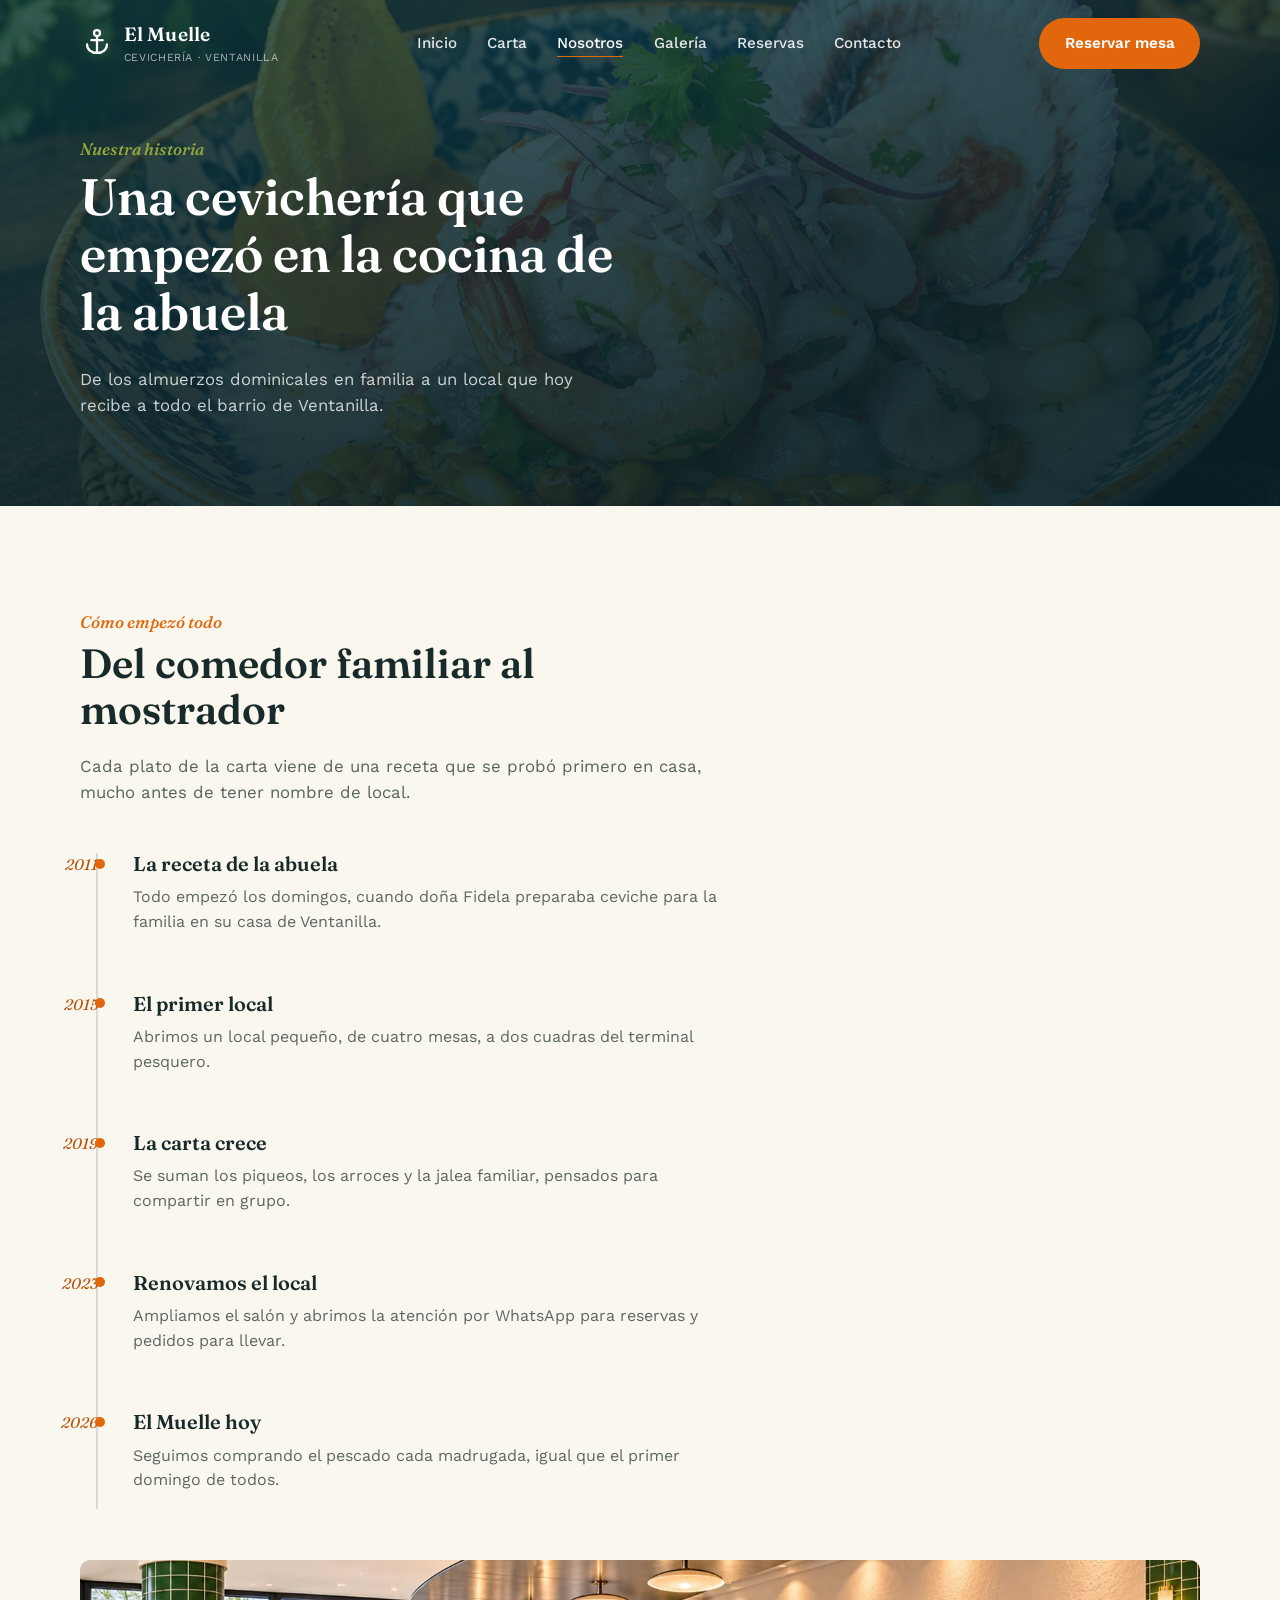
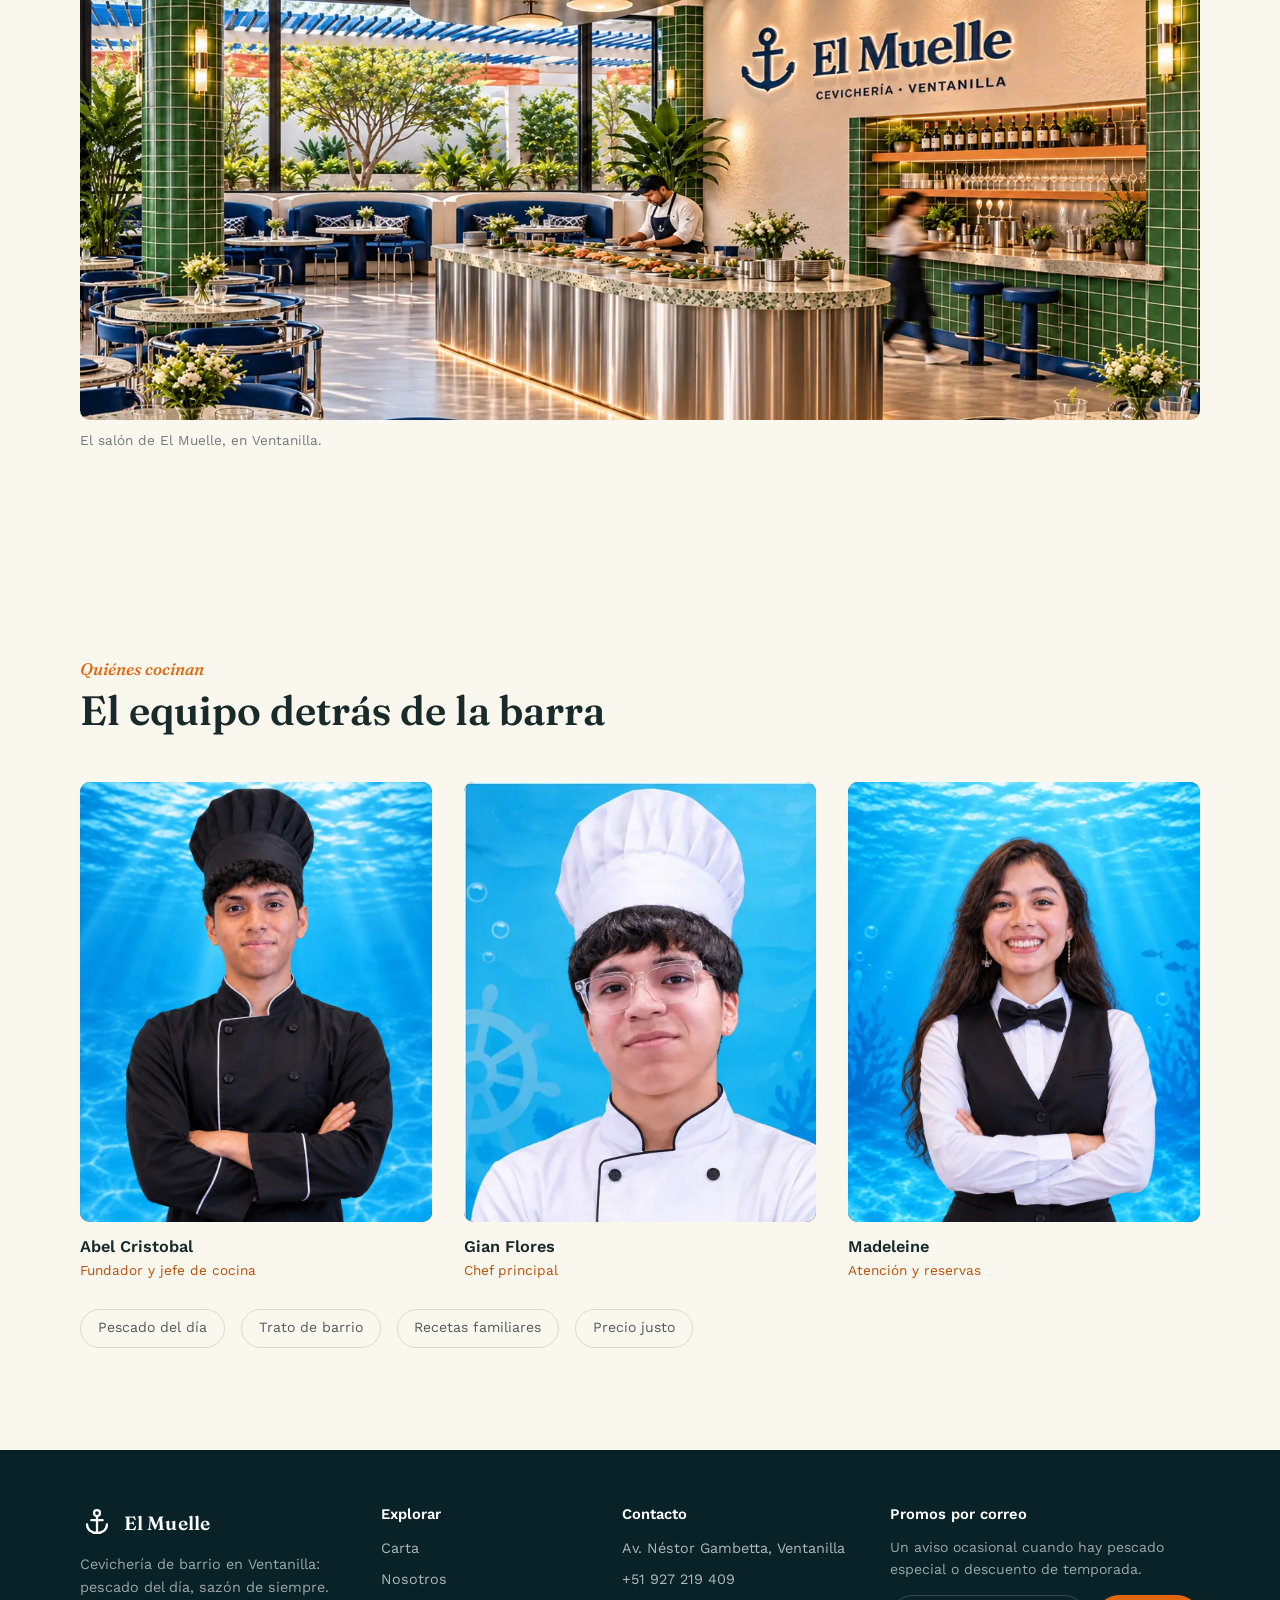
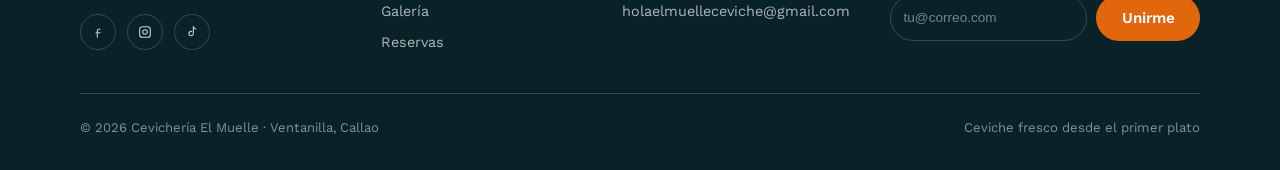
<file: nosotros.html>
<!doctype html>
<html lang="es">
<head>
<meta charset="UTF-8">
<meta name="viewport" content="width=device-width, initial-scale=1">
<title>Nosotros — Cevichería El Muelle</title>
<meta name="description" content="La historia de Cevichería El Muelle, desde la cocina familiar en Ventanilla hasta hoy: equipo y valores.">
<link rel="icon" href="data:image/svg+xml,%3Csvg xmlns='http://www.w3.org/2000/svg' viewBox='0 0 100 100'%3E%3Ctext y='.9em' font-size='90'%3E%F0%9F%90%9F%3C/text%3E%3C/svg%3E">
<link rel="preconnect" href="https://fonts.googleapis.com">
<link rel="preconnect" href="https://fonts.gstatic.com" crossorigin>
<link rel="stylesheet" href="css/styles.css">
</head>
<body>

<header class="site-header">
  <div class="container">
    <a href="index.html" class="brand">
      <svg viewBox="0 0 24 24" fill="none" stroke="currentColor" stroke-width="1.6" stroke-linecap="round" stroke-linejoin="round">
        <circle cx="12" cy="5" r="2.1"/><line x1="12" y1="7.1" x2="12" y2="19"/>
        <line x1="8" y1="10" x2="16" y2="10"/><path d="M5 13c0 3.5 2.8 6 7 6s7-2.5 7-6"/>
      </svg>
      <span><span class="brand-name">El Muelle</span><span class="brand-sub">CEVICHERÍA · VENTANILLA</span></span>
    </a>
    <nav class="main-nav" id="main-nav">
      <ul>
        <li><a href="index.html">Inicio</a></li>
        <li><a href="carta.html">Carta</a></li>
        <li><a href="nosotros.html" aria-current="page">Nosotros</a></li>
        <li><a href="galeria.html">Galería</a></li>
        <li><a href="reservas.html">Reservas</a></li>
        <li><a href="contacto.html">Contacto</a></li>
      </ul>
    </nav>
    <div class="header-actions">
      <a href="reservas.html" class="btn btn-primary">Reservar mesa</a>
      <button class="nav-toggle" aria-label="Abrir menú" aria-expanded="false"><span></span></button>
    </div>
  </div>
</header>

<main>

  <section class="page-hero">
    <div class="container">
      <span class="eyebrow">Nuestra historia</span>
      <h1>Una cevichería que empezó en la cocina de la abuela</h1>
      <p>De los almuerzos dominicales en familia a un local que hoy recibe a todo el barrio de Ventanilla.</p>
    </div>
  </section>

  <section>
    <div class="container">
      <div class="section-head reveal">
        <span class="eyebrow">Cómo empezó todo</span>
        <h2>Del comedor familiar al mostrador</h2>
        <p>Cada plato de la carta viene de una receta que se probó primero en casa, mucho antes de tener nombre de local.</p>
      </div>
      <div class="timeline reveal-stagger">
        <div class="timeline-item" data-year="2011">
          <h3>La receta de la abuela</h3>
          <p>Todo empezó los domingos, cuando doña Fidela preparaba ceviche para la familia en su casa de Ventanilla.</p>
        </div>
        <div class="timeline-item" data-year="2015">
          <h3>El primer local</h3>
          <p>Abrimos un local pequeño, de cuatro mesas, a dos cuadras del terminal pesquero.</p>
        </div>
        <div class="timeline-item" data-year="2019">
          <h3>La carta crece</h3>
          <p>Se suman los piqueos, los arroces y la jalea familiar, pensados para compartir en grupo.</p>
        </div>
        <div class="timeline-item" data-year="2023">
          <h3>Renovamos el local</h3>
          <p>Ampliamos el salón y abrimos la atención por WhatsApp para reservas y pedidos para llevar.</p>
        </div>
        <div class="timeline-item" data-year="2026">
          <h3>El Muelle hoy</h3>
          <p>Seguimos comprando el pescado cada madrugada, igual que el primer domingo de todos.</p>
        </div>
      </div>
      <figure class="local-photo reveal">
        <img src="imagenes/salon-el-muelle.webp" alt="Salón de Cevichería El Muelle con mesas azules y mostrador de piqueos" loading="lazy">
        <figcaption>El salón de El Muelle, en Ventanilla.</figcaption>
      </figure>
    </div>
  </section>

  <section class="values">
    <div class="container">
      <div class="section-head reveal">
        <span class="eyebrow">Quiénes cocinan</span>
        <h2>El equipo detrás de la barra</h2>
      </div>
      <div class="team-grid reveal-stagger">
        <div class="team-card">
          <div class="team-photo">
            <img src="imagenes/equipo-abel.webp" alt="Abel Cristobal, jefe de cocina" loading="lazy">
          </div>
          <h4>Abel Cristobal</h4>
          <span>Fundador y jefe de cocina</span>
        </div>
        <div class="team-card">
          <div class="team-photo">
            <img src="imagenes/equipo-gian.webp" alt="Gian Flores, chef principal" loading="lazy">
          </div>
          <h4>Gian Flores</h4>
          <span>Chef principal</span>
        </div>
        <div class="team-card">
          <div class="team-photo">
            <img src="imagenes/equipo-madeleine.webp" alt="Madeleine, atención y reservas" loading="lazy">
          </div>
          <h4>Madeleine</h4>
          <span>Atención y reservas</span>
        </div>
      </div>
      <div class="values-row reveal">
        <span class="value-pill">Pescado del día</span>
        <span class="value-pill">Trato de barrio</span>
        <span class="value-pill">Recetas familiares</span>
        <span class="value-pill">Precio justo</span>
      </div>
    </div>
  </section>

</main>

<footer class="site-footer">
  <div class="container">
    <div class="footer-grid">
      <div class="footer-brand">
        <a href="index.html" class="brand">
          <svg viewBox="0 0 24 24" fill="none" stroke="currentColor" stroke-width="1.6" stroke-linecap="round" stroke-linejoin="round"><circle cx="12" cy="5" r="2.1"/><line x1="12" y1="7.1" x2="12" y2="19"/><line x1="8" y1="10" x2="16" y2="10"/><path d="M5 13c0 3.5 2.8 6 7 6s7-2.5 7-6"/></svg>
          <span class="brand-name">El Muelle</span>
        </a>
        <p>Cevichería de barrio en Ventanilla: pescado del día, sazón de siempre.</p>
        <div class="social-row">
          <a href="#" aria-label="Facebook"><svg viewBox="0 0 24 24" fill="none" stroke="currentColor" stroke-width="1.6" stroke-linecap="round" stroke-linejoin="round"><path d="M15 8h-2a2 2 0 0 0-2 2v10M9 13h6"/></svg></a>
          <a href="#" aria-label="Instagram"><svg viewBox="0 0 24 24" fill="none" stroke="currentColor" stroke-width="1.6" stroke-linecap="round" stroke-linejoin="round"><rect x="4" y="4" width="16" height="16" rx="4"/><circle cx="12" cy="12" r="3.4"/><circle cx="16.6" cy="7.4" r=".6" fill="currentColor" stroke="none"/></svg></a>
          <a href="#" aria-label="TikTok"><svg viewBox="0 0 24 24" fill="none" stroke="currentColor" stroke-width="1.6" stroke-linecap="round" stroke-linejoin="round"><path d="M14 4v10.4a3.3 3.3 0 1 1-3.3-3.3c.3 0 .6 0 .9.1"/><path d="M14 4c.4 2 1.9 3.4 4 3.6"/></svg></a>
        </div>
      </div>
      <div class="footer-col">
        <h4>Explorar</h4>
        <ul>
          <li><a href="carta.html">Carta</a></li>
          <li><a href="nosotros.html">Nosotros</a></li>
          <li><a href="galeria.html">Galería</a></li>
          <li><a href="reservas.html">Reservas</a></li>
        </ul>
      </div>
      <div class="footer-col">
        <h4>Contacto</h4>
        <ul>
          <li>Av. Néstor Gambetta, Ventanilla</li>
          <li>+51 927 219 409</li>
          <li>holaelmuelleceviche@gmail.com</li>
        </ul>
      </div>
      <div class="footer-col">
        <h4>Promos por correo</h4>
        <p style="font-size:.88rem; color:rgba(255,255,255,.6);">Un aviso ocasional cuando hay pescado especial o descuento de temporada.</p>
        <form class="newsletter-row" data-newsletter>
          <input type="email" required placeholder="tu@correo.com" aria-label="Correo electrónico">
          <button type="submit" class="btn btn-primary">Unirme</button>
        </form>
      </div>
    </div>
    <div class="footer-bottom">
      <span>© 2026 Cevichería El Muelle · Ventanilla, Callao</span>
      <span>Ceviche fresco desde el primer plato</span>
    </div>
  </div>
</footer>

<a class="whatsapp-float" href="https://wa.me/51927219409" target="_blank" rel="noopener" aria-label="Escribir por WhatsApp">
  <svg viewBox="0 0 24 24" fill="currentColor"><path d="M12.03 2C6.6 2 2.2 6.4 2.2 11.8c0 1.85.5 3.58 1.4 5.07L2 22l5.3-1.55a9.7 9.7 0 0 0 4.73 1.23h.01c5.42 0 9.83-4.4 9.83-9.8C21.87 6.4 17.46 2 12.03 2Zm5.73 13.86c-.24.68-1.4 1.3-1.93 1.37-.5.07-1.03.28-3.44-.72-2.9-1.2-4.75-4.15-4.9-4.34-.14-.2-1.17-1.56-1.17-2.98 0-1.42.74-2.11 1-2.4.26-.29.57-.36.76-.36.19 0 .38 0 .55.01.18.01.42-.07.65.5.24.58.82 2 .9 2.15.07.15.12.32.02.52-.1.2-.15.32-.3.5-.14.17-.3.38-.43.51-.14.14-.29.3-.13.58.16.29.73 1.2 1.56 1.95 1.08.96 1.98 1.26 2.27 1.4.29.15.46.13.63-.07.17-.2.72-.84.92-1.13.19-.29.38-.24.63-.14.26.09 1.65.78 1.93.92.29.14.48.21.55.33.07.13.07.72-.17 1.4Z"/></svg>
</a>

<script src="js/main.js"></script>
</body>
</html>
</file>
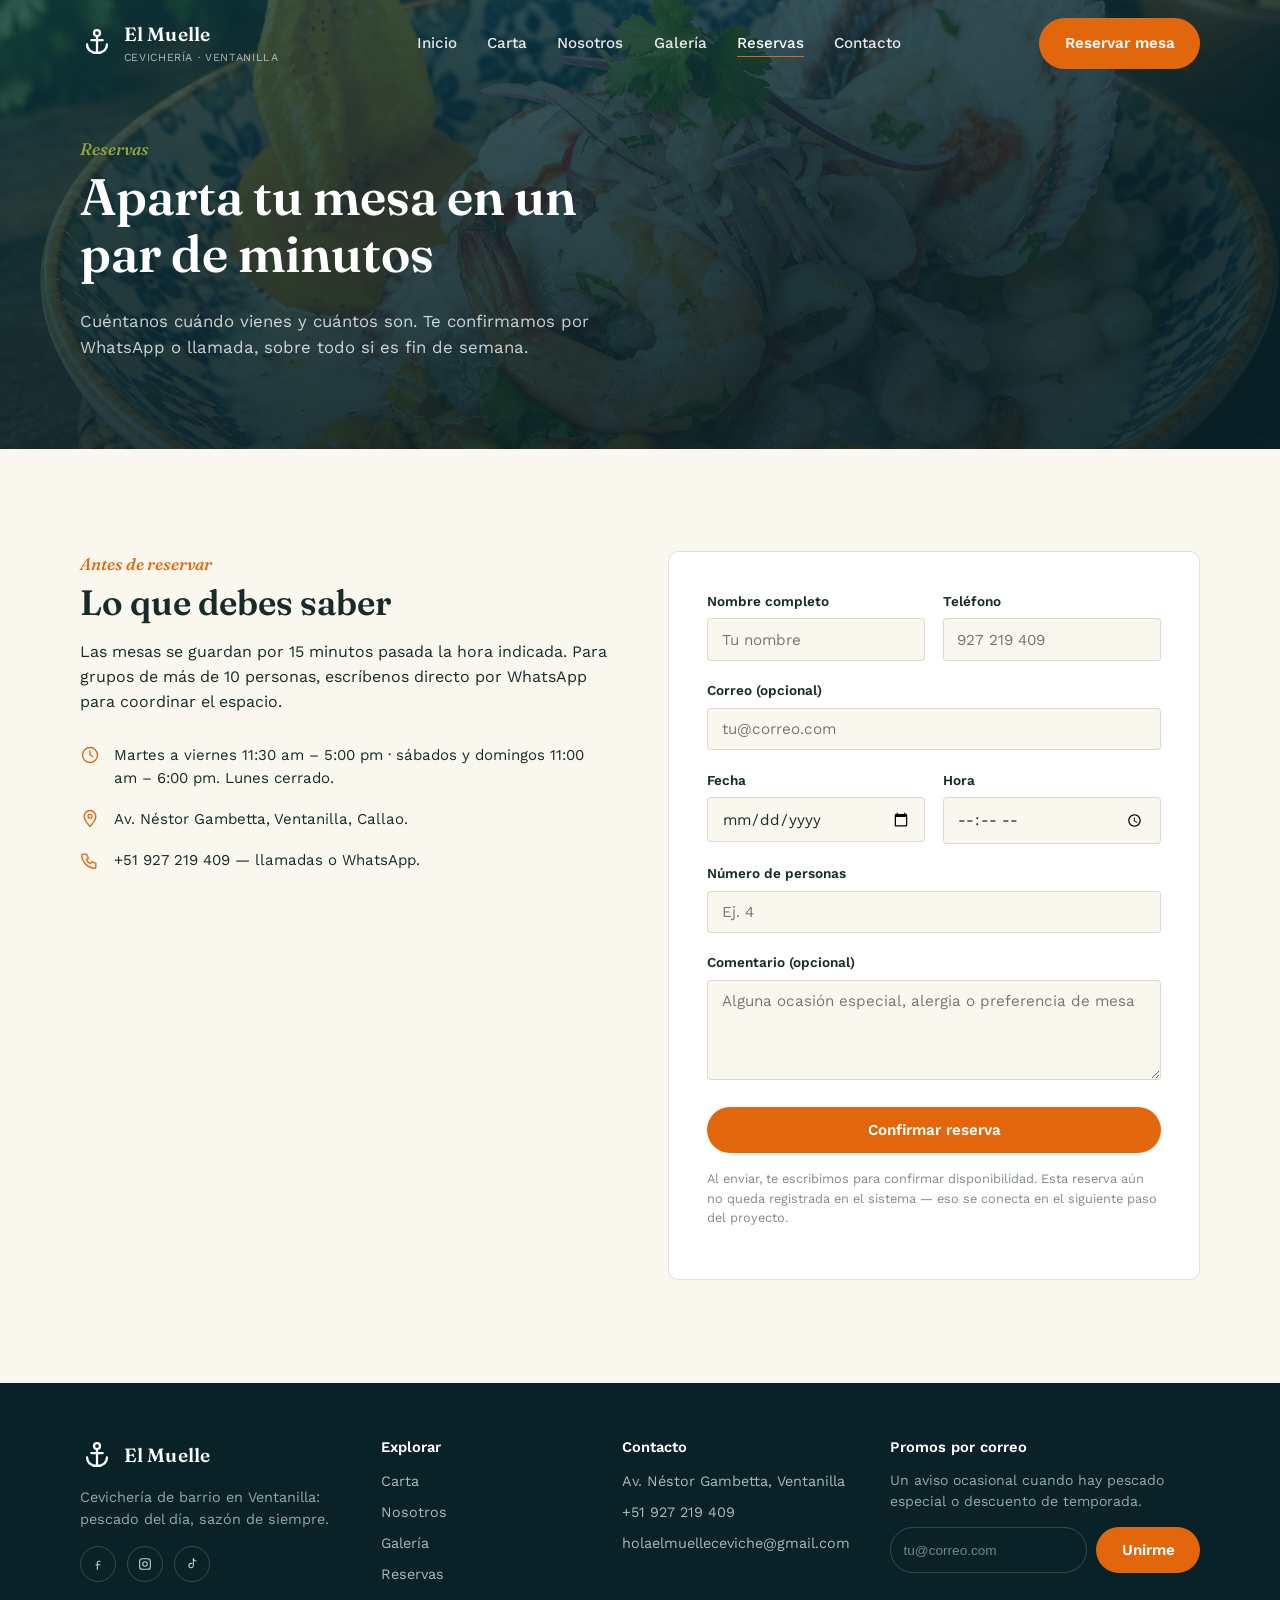
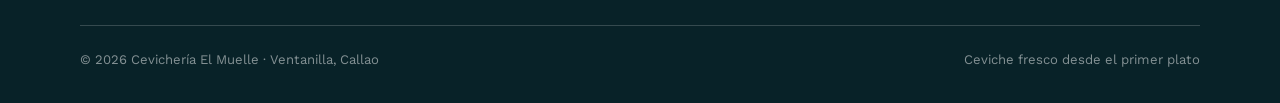
<file: reservas.html>
<!doctype html>
<html lang="es">
<head>
<meta charset="UTF-8">
<meta name="viewport" content="width=device-width, initial-scale=1">
<title>Reservas — Cevichería El Muelle</title>
<meta name="description" content="Reserva tu mesa en Cevichería El Muelle, Ventanilla, Callao. Confirmación por WhatsApp o llamada.">
<link rel="icon" href="data:image/svg+xml,%3Csvg xmlns='http://www.w3.org/2000/svg' viewBox='0 0 100 100'%3E%3Ctext y='.9em' font-size='90'%3E%F0%9F%90%9F%3C/text%3E%3C/svg%3E">
<link rel="preconnect" href="https://fonts.googleapis.com">
<link rel="preconnect" href="https://fonts.gstatic.com" crossorigin>
<link rel="stylesheet" href="css/styles.css">
</head>
<body>

<header class="site-header">
  <div class="container">
    <a href="index.html" class="brand">
      <svg viewBox="0 0 24 24" fill="none" stroke="currentColor" stroke-width="1.6" stroke-linecap="round" stroke-linejoin="round">
        <circle cx="12" cy="5" r="2.1"/><line x1="12" y1="7.1" x2="12" y2="19"/>
        <line x1="8" y1="10" x2="16" y2="10"/><path d="M5 13c0 3.5 2.8 6 7 6s7-2.5 7-6"/>
      </svg>
      <span><span class="brand-name">El Muelle</span><span class="brand-sub">CEVICHERÍA · VENTANILLA</span></span>
    </a>
    <nav class="main-nav" id="main-nav">
      <ul>
        <li><a href="index.html">Inicio</a></li>
        <li><a href="carta.html">Carta</a></li>
        <li><a href="nosotros.html">Nosotros</a></li>
        <li><a href="galeria.html">Galería</a></li>
        <li><a href="reservas.html" aria-current="page">Reservas</a></li>
        <li><a href="contacto.html">Contacto</a></li>
      </ul>
    </nav>
    <div class="header-actions">
      <a href="reservas.html" class="btn btn-primary">Reservar mesa</a>
      <button class="nav-toggle" aria-label="Abrir menú" aria-expanded="false"><span></span></button>
    </div>
  </div>
</header>

<main>

  <section class="page-hero">
    <div class="container">
      <span class="eyebrow">Reservas</span>
      <h1>Aparta tu mesa en un par de minutos</h1>
      <p>Cuéntanos cuándo vienes y cuántos son. Te confirmamos por WhatsApp o llamada, sobre todo si es fin de semana.</p>
    </div>
  </section>

  <section>
    <div class="container">
      <div class="form-layout">

        <div class="form-side reveal">
          <span class="eyebrow">Antes de reservar</span>
          <h2>Lo que debes saber</h2>
          <p>Las mesas se guardan por 15 minutos pasada la hora indicada. Para grupos de más de 10 personas, escríbenos directo por WhatsApp para coordinar el espacio.</p>
          <ul class="info-list">
            <li>
              <svg viewBox="0 0 24 24" fill="none" stroke="currentColor" stroke-width="1.6" stroke-linecap="round" stroke-linejoin="round"><circle cx="12" cy="12" r="9"/><path d="M12 7v5l3.3 1.9"/></svg>
              Martes a viernes 11:30 am – 5:00 pm · sábados y domingos 11:00 am – 6:00 pm. Lunes cerrado.
            </li>
            <li>
              <svg viewBox="0 0 24 24" fill="none" stroke="currentColor" stroke-width="1.6" stroke-linecap="round" stroke-linejoin="round"><path d="M12 21s7-7.4 7-12.2A7 7 0 1 0 5 8.8C5 13.6 12 21 12 21Z"/><circle cx="12" cy="8.7" r="2.3"/></svg>
              Av. Néstor Gambetta, Ventanilla, Callao.
            </li>
            <li>
              <svg viewBox="0 0 24 24" fill="none" stroke="currentColor" stroke-width="1.6" stroke-linecap="round" stroke-linejoin="round"><path d="M4 5h4l2 5-2.5 1.5a11 11 0 0 0 5 5L14 14l5 2v4a2 2 0 0 1-2.2 2A17 17 0 0 1 2 6.2 2 2 0 0 1 4 5Z"/></svg>
              +51 927 219 409 — llamadas o WhatsApp.
            </li>
          </ul>
        </div>

        <div class="form-card reveal">
          <form data-local-form>
            <div class="field-row">
              <div class="field">
                <label for="r-nombre">Nombre completo</label>
                <input id="r-nombre" name="nombre" type="text" required placeholder="Tu nombre">
              </div>
              <div class="field">
                <label for="r-telefono">Teléfono</label>
                <input id="r-telefono" name="telefono" type="tel" required placeholder="927 219 409">
              </div>
            </div>
            <div class="field">
              <label for="r-email">Correo (opcional)</label>
              <input id="r-email" name="email" type="email" placeholder="tu@correo.com">
            </div>
            <div class="field-row">
              <div class="field">
                <label for="r-fecha">Fecha</label>
                <input id="r-fecha" name="fecha" type="date" required>
              </div>
              <div class="field">
                <label for="r-hora">Hora</label>
                <input id="r-hora" name="hora" type="time" required>
              </div>
            </div>
            <div class="field">
              <label for="r-personas">Número de personas</label>
              <input id="r-personas" name="personas" type="number" min="1" max="25" required placeholder="Ej. 4">
            </div>
            <div class="field">
              <label for="r-comentario">Comentario (opcional)</label>
              <textarea id="r-comentario" name="comentario" placeholder="Alguna ocasión especial, alergia o preferencia de mesa"></textarea>
            </div>
            <button type="submit" class="btn btn-primary" style="width:100%; justify-content:center;">Confirmar reserva</button>
            <p class="form-note">Al enviar, te escribimos para confirmar disponibilidad. Esta reserva aún no queda registrada en el sistema — eso se conecta en el siguiente paso del proyecto.</p>
          </form>
          <div class="form-success">
            <svg viewBox="0 0 24 24" fill="none" stroke="currentColor" stroke-width="1.6" stroke-linecap="round" stroke-linejoin="round"><circle cx="12" cy="12" r="9"/><path d="M8 12.5l2.5 2.5L16 9.5"/></svg>
            <h3>¡Reserva recibida!</h3>
            <p>Gracias — te contactaremos en breve para confirmar los detalles de tu mesa.</p>
          </div>
        </div>

      </div>
    </div>
  </section>

</main>

<footer class="site-footer">
  <div class="container">
    <div class="footer-grid">
      <div class="footer-brand">
        <a href="index.html" class="brand">
          <svg viewBox="0 0 24 24" fill="none" stroke="currentColor" stroke-width="1.6" stroke-linecap="round" stroke-linejoin="round"><circle cx="12" cy="5" r="2.1"/><line x1="12" y1="7.1" x2="12" y2="19"/><line x1="8" y1="10" x2="16" y2="10"/><path d="M5 13c0 3.5 2.8 6 7 6s7-2.5 7-6"/></svg>
          <span class="brand-name">El Muelle</span>
        </a>
        <p>Cevichería de barrio en Ventanilla: pescado del día, sazón de siempre.</p>
        <div class="social-row">
          <a href="#" aria-label="Facebook"><svg viewBox="0 0 24 24" fill="none" stroke="currentColor" stroke-width="1.6" stroke-linecap="round" stroke-linejoin="round"><path d="M15 8h-2a2 2 0 0 0-2 2v10M9 13h6"/></svg></a>
          <a href="#" aria-label="Instagram"><svg viewBox="0 0 24 24" fill="none" stroke="currentColor" stroke-width="1.6" stroke-linecap="round" stroke-linejoin="round"><rect x="4" y="4" width="16" height="16" rx="4"/><circle cx="12" cy="12" r="3.4"/><circle cx="16.6" cy="7.4" r=".6" fill="currentColor" stroke="none"/></svg></a>
          <a href="#" aria-label="TikTok"><svg viewBox="0 0 24 24" fill="none" stroke="currentColor" stroke-width="1.6" stroke-linecap="round" stroke-linejoin="round"><path d="M14 4v10.4a3.3 3.3 0 1 1-3.3-3.3c.3 0 .6 0 .9.1"/><path d="M14 4c.4 2 1.9 3.4 4 3.6"/></svg></a>
        </div>
      </div>
      <div class="footer-col">
        <h4>Explorar</h4>
        <ul>
          <li><a href="carta.html">Carta</a></li>
          <li><a href="nosotros.html">Nosotros</a></li>
          <li><a href="galeria.html">Galería</a></li>
          <li><a href="reservas.html">Reservas</a></li>
        </ul>
      </div>
      <div class="footer-col">
        <h4>Contacto</h4>
        <ul>
          <li>Av. Néstor Gambetta, Ventanilla</li>
          <li>+51 927 219 409</li>
          <li>holaelmuelleceviche@gmail.com</li>
        </ul>
      </div>
      <div class="footer-col">
        <h4>Promos por correo</h4>
        <p style="font-size:.88rem; color:rgba(255,255,255,.6);">Un aviso ocasional cuando hay pescado especial o descuento de temporada.</p>
        <form class="newsletter-row" data-newsletter>
          <input type="email" required placeholder="tu@correo.com" aria-label="Correo electrónico">
          <button type="submit" class="btn btn-primary">Unirme</button>
        </form>
      </div>
    </div>
    <div class="footer-bottom">
      <span>© 2026 Cevichería El Muelle · Ventanilla, Callao</span>
      <span>Ceviche fresco desde el primer plato</span>
    </div>
  </div>
</footer>

<a class="whatsapp-float" href="https://wa.me/51927219409" target="_blank" rel="noopener" aria-label="Escribir por WhatsApp">
  <svg viewBox="0 0 24 24" fill="currentColor"><path d="M12.03 2C6.6 2 2.2 6.4 2.2 11.8c0 1.85.5 3.58 1.4 5.07L2 22l5.3-1.55a9.7 9.7 0 0 0 4.73 1.23h.01c5.42 0 9.83-4.4 9.83-9.8C21.87 6.4 17.46 2 12.03 2Zm5.73 13.86c-.24.68-1.4 1.3-1.93 1.37-.5.07-1.03.28-3.44-.72-2.9-1.2-4.75-4.15-4.9-4.34-.14-.2-1.17-1.56-1.17-2.98 0-1.42.74-2.11 1-2.4.26-.29.57-.36.76-.36.19 0 .38 0 .55.01.18.01.42-.07.65.5.24.58.82 2 .9 2.15.07.15.12.32.02.52-.1.2-.15.32-.3.5-.14.17-.3.38-.43.51-.14.14-.29.3-.13.58.16.29.73 1.2 1.56 1.95 1.08.96 1.98 1.26 2.27 1.4.29.15.46.13.63-.07.17-.2.72-.84.92-1.13.19-.29.38-.24.63-.14.26.09 1.65.78 1.93.92.29.14.48.21.55.33.07.13.07.72-.17 1.4Z"/></svg>
</a>

<script src="js/main.js"></script>
</body>
</html>
</file>
<file: css/styles.css>
/* =========================================================
   Cevichería El Muelle — hoja de estilos
   Paleta inspirada en el litoral chalaco: azul océano profundo,
   arena tostada, ají amarillo y un verde lima de acento.
   ========================================================= */

@import url('https://fonts.googleapis.com/css2?family=Fraunces:ital,opsz,wght@0,9..144,400;0,9..144,500;0,9..144,600;1,9..144,500&family=Work+Sans:wght@400;500;600;700&display=swap');

:root{
  /* Color */
  --ocean-900:#082228;
  --ocean-800:#0d3b44;
  --ocean-700:#124a56;
  --sand-100:#f3eedd;
  --sand-050:#faf7ee;
  --ink:#182a2a;
  --white:#ffffff;
  --aji:#e2660c;
  --aji-dark:#b84f08;
  --lima:#93a93b;
  --lima-dark:#748530;
  --line: rgba(24,42,42,.14);
  --line-on-dark: rgba(255,255,255,.18);

  /* Type */
  --font-display:'Fraunces', Georgia, serif;
  --font-body:'Work Sans', -apple-system, Helvetica, Arial, sans-serif;

  /* Rhythm */
  --gap: clamp(1rem, 2vw, 1.75rem);
  --section-pad: clamp(3.5rem, 8vw, 7rem);
  --radius-s: 4px;
  --radius-m: 10px;

  --ease: cubic-bezier(.22,.85,.32,1);
  --dur-m: .6s;
  --dur-s: .32s;
}

*, *::before, *::after{ box-sizing:border-box; }
html{ scroll-behavior:smooth; scroll-padding-top:84px; }
body{
  margin:0;
  font-family:var(--font-body);
  color:var(--ink);
  background:var(--sand-050);
  line-height:1.55;
  -webkit-font-smoothing:antialiased;
}
img{ max-width:100%; display:block; }
a{ color:inherit; text-decoration:none; }
ul{ margin:0; padding:0; list-style:none; }
h1,h2,h3,h4{ font-family:var(--font-display); font-weight:600; margin:0 0 .5em; line-height:1.12; }
p{ margin:0 0 1em; }
.container{ width:min(1120px, 92%); margin-inline:auto; }
section{ padding-block:var(--section-pad); }

.eyebrow{
  font-family:var(--font-display);
  font-style:italic;
  font-weight:500;
  font-size:1.05rem;
  color:var(--aji);
  margin-bottom:.35em;
  display:block;
}
.section-head{ max-width:640px; margin-bottom:clamp(2rem,4vw,3rem); }
.section-head.center{ margin-inline:auto; text-align:center; }
.section-head h2{ font-size:clamp(1.9rem, 3.2vw, 2.75rem); }
.section-head p{ color:rgba(24,42,42,.72); font-size:1.05rem; }

@media (prefers-reduced-motion: reduce){
  html{ scroll-behavior:auto; }
  *, *::before, *::after{ animation-duration:.001ms !important; animation-iteration-count:1 !important; transition-duration:.001ms !important; scroll-behavior:auto !important; }
}

/* ---------- Botones ---------- */
.btn{
  display:inline-flex; align-items:center; gap:.5em;
  font-family:var(--font-body); font-weight:600; font-size:.95rem;
  padding:.85em 1.6em; border-radius:999px; border:1px solid transparent;
  cursor:pointer; transition:transform var(--dur-s) var(--ease), background var(--dur-s), border-color var(--dur-s), color var(--dur-s);
}
.btn:active{ transform:scale(.97); }
.btn-primary{ background:var(--aji); color:var(--white); }
.btn-primary:hover{ background:var(--aji-dark); }
.btn-ghost-dark{ border-color:var(--line-on-dark); color:var(--white); }
.btn-ghost-dark:hover{ background:rgba(255,255,255,.1); }
.btn-ghost{ border-color:var(--line); color:var(--ink); }
.btn-ghost:hover{ background:rgba(24,42,42,.05); }

/* ---------- Header / nav ---------- */
.site-header{
  position:fixed; inset-block-start:0; inset-inline:0; z-index:100;
  padding-block:1.1rem;
  background:transparent;
  transition:background var(--dur-m) var(--ease), padding var(--dur-m) var(--ease), box-shadow var(--dur-m);
}
.site-header.solid{
  background:var(--ocean-900);
  padding-block:.7rem;
  box-shadow:0 6px 24px rgba(0,0,0,.18);
}
.site-header .container{ display:flex; align-items:center; justify-content:space-between; }
.brand{ display:flex; align-items:center; gap:.6rem; color:var(--white); }
.brand svg{ width:34px; height:34px; flex:none; }
.brand-name{ font-family:var(--font-display); font-weight:600; font-size:1.2rem; letter-spacing:.01em; }
.brand-sub{ display:block; font-size:.68rem; letter-spacing:.06em; color:rgba(255,255,255,.65); }

.main-nav ul{ display:flex; gap:1.9rem; }
.main-nav a{
  color:rgba(255,255,255,.88); font-size:.95rem; font-weight:500;
  position:relative; padding-block:.2rem;
}
.main-nav a::after{
  content:''; position:absolute; left:0; right:100%; bottom:-2px; height:1.5px;
  background:var(--aji); transition:right var(--dur-s) var(--ease);
}
.main-nav a:hover::after, .main-nav a[aria-current="page"]::after{ right:0; }
.main-nav a[aria-current="page"]{ color:var(--white); }

.header-actions{ display:flex; align-items:center; gap:.8rem; }
.nav-toggle{
  display:none; width:40px; height:40px; border-radius:50%; border:1px solid var(--line-on-dark);
  background:transparent; cursor:pointer; position:relative;
}
.nav-toggle span, .nav-toggle span::before, .nav-toggle span::after{
  content:''; position:absolute; left:10px; right:10px; height:1.5px; background:var(--white);
  transition:transform var(--dur-s) var(--ease), opacity var(--dur-s) var(--ease), top var(--dur-s) var(--ease);
}
.nav-toggle span{ top:19px; }
.nav-toggle span::before{ top:-7px; }
.nav-toggle span::after{ top:7px; }
.nav-toggle.open span{ background:transparent; }
.nav-toggle.open span::before{ transform:rotate(45deg); top:0; }
.nav-toggle.open span::after{ transform:rotate(-45deg); top:0; }

@media (max-width: 860px){
  .nav-toggle{ display:block; }
  .main-nav{
    position:fixed; inset:0; top:0; background:var(--ocean-900);
    display:flex; align-items:center; justify-content:center;
    opacity:0; visibility:hidden; transform:translateY(-8px);
    transition:opacity var(--dur-m) var(--ease), transform var(--dur-m) var(--ease), visibility var(--dur-m);
  }
  .main-nav.open{ opacity:1; visibility:visible; transform:translateY(0); }
  .main-nav ul{ flex-direction:column; text-align:center; gap:2rem; }
  .main-nav a{ font-size:1.4rem; }
  .header-actions .btn-primary{ display:none; }
}

/* ---------- Hero ---------- */
.hero{
  position:relative; background:linear-gradient(165deg, rgba(13,59,68,.78), rgba(8,34,40,.9) 70%), url('../imagenes/banner.webp') center / cover no-repeat;
  color:var(--white); padding-block:8.5rem 6.5rem; overflow:hidden;
}
.hero::before{
  content:''; position:absolute; inset:0; opacity:.16; pointer-events:none;
  background-image:
    radial-gradient(circle at 12% 20%, rgba(255,255,255,.5) 0, transparent 1.4%),
    radial-gradient(circle at 78% 8%, rgba(255,255,255,.4) 0, transparent 1.2%),
    radial-gradient(circle at 40% 65%, rgba(255,255,255,.35) 0, transparent 1%),
    radial-gradient(circle at 92% 55%, rgba(255,255,255,.4) 0, transparent 1.3%),
    radial-gradient(circle at 60% 30%, rgba(255,255,255,.3) 0, transparent 1%);
  background-size: 340px 340px;
}
.hero .container{ position:relative; display:grid; grid-template-columns:1.15fr .85fr; gap:3rem; align-items:end; }
.hero-copy .eyebrow{ color:var(--lima); }
.hero-copy h1{
  font-size:clamp(2.6rem, 5.4vw, 4.3rem); max-width:11ch;
  opacity:0; transform:translateY(22px);
  animation:rise var(--dur-m) var(--ease) .15s forwards;
}
.hero-copy .lede{
  color:rgba(255,255,255,.82); font-size:1.15rem; max-width:42ch; margin-bottom:1.8rem;
  opacity:0; transform:translateY(18px);
  animation:rise var(--dur-m) var(--ease) .32s forwards;
}
.hero-cta{ display:flex; gap:1rem; flex-wrap:wrap; opacity:0; transform:translateY(18px); animation:rise var(--dur-m) var(--ease) .48s forwards; }
.hero-facts{
  opacity:0; transform:translateY(18px); animation:rise var(--dur-m) var(--ease) .6s forwards;
  border-top:1px solid var(--line-on-dark); padding-top:1.4rem; display:grid; gap:.9rem;
}
.hero-facts li{ display:flex; gap:.7rem; font-size:.92rem; color:rgba(255,255,255,.85); }
.hero-facts svg{ flex:none; width:19px; height:19px; color:var(--lima); }

.wave-divider{ display:block; width:100%; height:auto; margin-top:-1px; }
.wave-divider path{ fill:var(--sand-050); }

@keyframes rise{ to{ opacity:1; transform:translateY(0); } }

@media (max-width:860px){
  .hero .container{ grid-template-columns:1fr; }
}

/* ---------- Reveal on scroll (un único patrón, aplicado con intención) ---------- */
.reveal{ opacity:0; transform:translateY(24px); transition:opacity .7s var(--ease), transform .7s var(--ease); }
.reveal.in{ opacity:1; transform:translateY(0); }
.reveal-stagger > *{ opacity:0; transform:translateY(20px); transition:opacity .6s var(--ease), transform .6s var(--ease); }
.reveal-stagger.in > *{ opacity:1; transform:translateY(0); }
.reveal-stagger.in > *:nth-child(1){ transition-delay:.03s; }
.reveal-stagger.in > *:nth-child(2){ transition-delay:.11s; }
.reveal-stagger.in > *:nth-child(3){ transition-delay:.19s; }
.reveal-stagger.in > *:nth-child(4){ transition-delay:.27s; }
.reveal-stagger.in > *:nth-child(5){ transition-delay:.35s; }
.reveal-stagger.in > *:nth-child(6){ transition-delay:.43s; }

/* ---------- Valores / franja de bondades ---------- */
.values{ background:var(--sand-050); }
.values-grid{ display:grid; grid-template-columns:repeat(3,1fr); gap:2.5rem; }
.value-item svg{ width:30px; height:30px; color:var(--aji); margin-bottom:1rem; }
.value-item h3{ font-size:1.15rem; }
.value-item p{ color:rgba(24,42,42,.7); font-size:.96rem; }
@media (max-width:760px){ .values-grid{ grid-template-columns:1fr; gap:2.2rem; } }

/* ---------- Destacados (asimétrico, no cards idénticas) ---------- */
.destacados{ background:var(--white); border-block:1px solid var(--line); }
.dest-grid{
  display:grid; grid-template-columns: 1.3fr .8fr .9fr; grid-template-rows:auto auto; gap:1.6rem;
}
.dest-item{ position:relative; border-radius:var(--radius-m); overflow:hidden; color:var(--white); min-height:230px; display:flex; align-items:flex-end; padding:1.5rem; }
.dest-item{ background:var(--tint, #12464f); }
.dest-item img{ position:absolute; inset:0; width:100%; height:100%; object-fit:cover; }
.dest-item::before{ content:''; position:absolute; inset:0; z-index:1; }
.dest-item .dest-body{ position:relative; z-index:2; }
.dest-item .price{ font-family:var(--font-display); font-style:italic; color:var(--lima); }
.dest-item h3{ font-size:1.3rem; margin-bottom:.15em; }
.dest-item p{ font-size:.88rem; color:rgba(255,255,255,.82); margin-bottom:.3em; max-width:32ch; }
.dest-1{ grid-column:1; grid-row:1 / span 2; min-height:480px; }
.dest-1::before{ background:linear-gradient(200deg, rgba(8,34,40,.15), rgba(8,34,40,.92) 78%); }
.dest-2::before{ background:linear-gradient(200deg, rgba(8,34,40,.1), rgba(8,34,40,.9) 75%); }
.dest-3::before{ background:linear-gradient(200deg, rgba(8,34,40,.1), rgba(8,34,40,.9) 75%); }
.dest-4{ grid-column: 2 / span 2; }
.dest-4::before{ background:linear-gradient(100deg, rgba(8,34,40,.92), rgba(8,34,40,.5)); }
@media (max-width:860px){
  .dest-grid{ grid-template-columns:1fr; grid-template-rows:none; }
  .dest-1, .dest-4{ grid-column:1; grid-row:auto; min-height:280px; }
}

/* ---------- Testimonios (banda oscura) ---------- */
.testimonios{ background:var(--ocean-900); color:var(--white); }
.testi-wrap{ position:relative; max-width:700px; margin-inline:auto; text-align:center; min-height:180px; }
.testi{
  position:absolute; inset:0; opacity:0; transform:translateY(10px);
  transition:opacity .55s var(--ease), transform .55s var(--ease);
  pointer-events:none;
}
.testi.active{ opacity:1; transform:translateY(0); position:relative; pointer-events:auto; }
.testi p{ font-family:var(--font-display); font-style:italic; font-size:clamp(1.2rem,2.4vw,1.55rem); color:rgba(255,255,255,.94); }
.testi cite{ font-style:normal; font-size:.88rem; color:var(--lima); }
.testi-dots{ display:flex; gap:.5rem; justify-content:center; margin-top:2rem; }
.testi-dots button{ width:8px; height:8px; border-radius:50%; border:none; background:rgba(255,255,255,.3); cursor:pointer; transition:background var(--dur-s), transform var(--dur-s); padding:0; }
.testi-dots button.active{ background:var(--lima); transform:scale(1.25); }

/* ---------- Franja horario / mapa / CTA ---------- */
.visit-band{ background:var(--sand-100); }
.visit-grid{ display:grid; grid-template-columns:1fr 1fr; gap:3rem; align-items:center; }
.visit-info h2{ font-size:clamp(1.7rem,3vw,2.3rem); }
.hours-list{ display:grid; gap:.55rem; margin-block:1.3rem; }
.hours-list li{ display:flex; justify-content:space-between; max-width:340px; font-size:.95rem; border-bottom:1px dashed var(--line); padding-bottom:.5rem; }
.hours-list span:last-child{ color:var(--aji-dark); font-weight:600; }
.map-frame{ border-radius:var(--radius-m); overflow:hidden; border:1px solid var(--line); height:320px; }
.map-frame iframe{ width:100%; height:100%; border:0; filter:grayscale(.15) contrast(1.05); }

/* ---------- Footer ---------- */
.site-footer{ background:var(--ocean-900); color:rgba(255,255,255,.78); padding-block:3.5rem 2rem; }
.footer-grid{ display:grid; grid-template-columns:1.3fr 1fr 1fr 1fr; gap:2.5rem; margin-bottom:2.5rem; }
.footer-brand .brand{ margin-bottom:.8rem; }
.footer-brand p{ font-size:.9rem; color:rgba(255,255,255,.6); max-width:30ch; }
.footer-col h4{ font-family:var(--font-body); font-weight:600; font-size:.92rem; color:var(--white); margin-bottom:.9rem; }
.footer-col ul{ display:grid; gap:.55rem; }
.footer-col a, .footer-col li{ font-size:.9rem; color:rgba(255,255,255,.68); }
.footer-col a:hover{ color:var(--lima); }
.social-row{ display:flex; gap:.7rem; margin-top:1rem; }
.social-row a{ width:36px; height:36px; border-radius:50%; border:1px solid var(--line-on-dark); display:flex; align-items:center; justify-content:center; transition:background var(--dur-s), border-color var(--dur-s); }
.social-row a:hover{ background:var(--aji); border-color:var(--aji); }
.social-row svg{ width:16px; height:16px; }
.newsletter-row{ display:flex; gap:.6rem; margin-top:.8rem; }
.newsletter-row input{ flex:1; min-width:0; padding:.7em .9em; border-radius:999px; border:1px solid var(--line-on-dark); background:transparent; color:var(--white); font-size:.85rem; }
.newsletter-row input::placeholder{ color:rgba(255,255,255,.45); }
.newsletter-row button{ flex:none; }
.footer-bottom{ border-top:1px solid var(--line-on-dark); padding-top:1.5rem; display:flex; justify-content:space-between; flex-wrap:wrap; gap:.6rem; font-size:.82rem; color:rgba(255,255,255,.5); }
@media (max-width:860px){ .footer-grid{ grid-template-columns:1fr 1fr; } .visit-grid{ grid-template-columns:1fr; } }
@media (max-width:560px){ .footer-grid{ grid-template-columns:1fr; } }

/* ---------- WhatsApp flotante ---------- */
.whatsapp-float{
  position:fixed; right:1.4rem; bottom:1.4rem; z-index:90; width:56px; height:56px; border-radius:50%;
  background:#25D366; display:flex; align-items:center; justify-content:center; box-shadow:0 10px 26px rgba(0,0,0,.28);
  transform:scale(0); opacity:0; transition:transform .5s var(--ease), opacity .5s var(--ease);
}
.whatsapp-float.show{ transform:scale(1); opacity:1; }
.whatsapp-float svg{ width:28px; height:28px; color:#fff; }
.whatsapp-float:hover{ filter:brightness(1.06); }

/* ---------- Encabezado interior (páginas internas) ---------- */
.page-hero{
  background:linear-gradient(165deg, rgba(13,59,68,.78), rgba(8,34,40,.9) 70%), url('../imagenes/banner.webp') center / cover no-repeat; color:var(--white);
  padding-block:8.5rem 4.5rem; position:relative;
}
.page-hero h1{ font-size:clamp(2.2rem,4.4vw,3.2rem); max-width:16ch; }
.page-hero p{ color:rgba(255,255,255,.78); max-width:52ch; font-size:1.05rem; }
.page-hero .eyebrow{ color:var(--lima); }

/* ---------- Carta ---------- */
.menu-tabs{ display:flex; gap:.6rem; flex-wrap:wrap; margin-bottom:2.6rem; }
.menu-tab{
  font-family:var(--font-body); font-weight:600; font-size:.88rem; padding:.6em 1.3em; border-radius:999px;
  border:1px solid var(--line); background:var(--white); cursor:pointer; color:var(--ink);
  transition:background var(--dur-s), color var(--dur-s), border-color var(--dur-s);
}
.menu-tab.active, .menu-tab:hover{ background:var(--ocean-900); color:var(--white); border-color:var(--ocean-900); }
.menu-category{ display:none; }
.menu-category.active{ display:block; animation:fadein .45s var(--ease); }
@keyframes fadein{ from{ opacity:0; transform:translateY(8px);} to{ opacity:1; transform:translateY(0);} }
.menu-cat-title{ font-size:1.5rem; margin-bottom:1.6rem; }
.menu-list{ display:grid; gap:1.7rem; }
.menu-row{ display:grid; grid-template-columns:auto 1fr auto; gap:.9rem; align-items:baseline; }
.menu-row .dots{ border-bottom:1px dotted rgba(24,42,42,.35); position:relative; top:-.35em; min-width:2ch; }
.menu-row .name{ font-family:var(--font-display); font-weight:500; font-size:1.15rem; }
.menu-row .price{ font-family:var(--font-display); font-style:italic; color:var(--aji-dark); font-size:1.1rem; }
.menu-row .desc{ grid-column:1 / -1; color:rgba(24,42,42,.68); font-size:.92rem; max-width:60ch; margin-top:-.6rem; }
.menu-photo-note{ background:var(--sand-100); border-radius:var(--radius-m); padding:1.4rem 1.6rem; display:flex; gap:1rem; align-items:flex-start; margin-bottom:2.8rem; }
.menu-photo-note svg{ width:22px; height:22px; color:var(--aji); flex:none; margin-top:.1rem; }
.menu-photo-note p{ margin:0; font-size:.92rem; color:rgba(24,42,42,.75); }

/* ---------- Nosotros ---------- */
.timeline{ position:relative; margin-left:1rem; padding-left:2.2rem; border-left:2px solid var(--line); display:grid; gap:2.6rem; }
.timeline-item{ position:relative; }
.timeline-item::before{
  content:attr(data-year); position:absolute; left:-2.2rem; transform:translateX(-100%);
  font-family:var(--font-display); font-style:italic; color:var(--aji-dark); white-space:nowrap; font-size:.95rem;
}
.timeline-item::after{ content:''; position:absolute; left:-2.36rem; top:.35rem; width:10px; height:10px; border-radius:50%; background:var(--aji); }
.timeline-item h3{ font-size:1.25rem; }
.timeline-item p{ color:rgba(24,42,42,.7); max-width:60ch; }
@media (max-width:640px){
  .timeline{ margin-left:0; padding-left:1.4rem; }
  .timeline-item::before{ position:static; display:block; transform:none; margin-bottom:.3rem; }
  .timeline-item::after{ left:-1.56rem; }
}

.team-grid{ display:grid; grid-template-columns:repeat(3,1fr); gap:2rem; margin-top:3rem; }
.team-card{ text-align:left; }
.team-photo{ aspect-ratio:4/5; border-radius:var(--radius-m); background:linear-gradient(155deg,var(--ocean-700),var(--ocean-900)); display:flex; align-items:center; justify-content:center; margin-bottom:1rem; overflow:hidden; }
.team-photo svg{ width:46%; color:rgba(255,255,255,.85); }
.team-card h4{ font-family:var(--font-body); font-weight:600; font-size:1.02rem; margin-bottom:.15em; }
.team-card span{ font-size:.85rem; color:var(--aji-dark); }
@media (max-width:760px){ .team-grid{ grid-template-columns:1fr 1fr; } }
@media (max-width:480px){ .team-grid{ grid-template-columns:1fr; } }

.values-row{ display:flex; gap:1rem; flex-wrap:wrap; margin-top:1.6rem; }
.value-pill{ border:1px solid var(--line); border-radius:999px; padding:.55em 1.2em; font-size:.88rem; color:rgba(24,42,42,.75); }

/* ---------- Galería ---------- */
.gallery-grid{ display:grid; grid-template-columns:repeat(4, 1fr); grid-auto-rows:150px; gap:1rem; }
.g-item{
  position:relative; border-radius:var(--radius-m); overflow:hidden; cursor:pointer;
  display:flex; align-items:center; justify-content:center; color:var(--white);
  transition:transform var(--dur-s) var(--ease);
}
.g-item:hover{ transform:translateY(-3px); }
.g-item svg{ width:34%; opacity:.92; }
.g-item span{ position:absolute; left:.9rem; bottom:.75rem; font-size:.8rem; font-weight:600; z-index:1; }
.g-item::before{ content:''; position:absolute; inset:0; background:linear-gradient(200deg, transparent 40%, rgba(0,0,0,.55)); }
.g-tall{ grid-row:span 2; }
.g-wide{ grid-column:span 2; }
@media (max-width:860px){ .gallery-grid{ grid-template-columns:repeat(2,1fr); } .g-wide{ grid-column:span 2; } }
@media (max-width:480px){ .gallery-grid{ grid-template-columns:1fr 1fr; grid-auto-rows:130px; } }

.lightbox{
  position:fixed; inset:0; z-index:200; background:rgba(8,34,40,.92); display:flex; align-items:center; justify-content:center;
  opacity:0; visibility:hidden; transition:opacity var(--dur-m) var(--ease), visibility var(--dur-m);
  padding:2rem;
}
.lightbox.open{ opacity:1; visibility:visible; }
.lightbox-panel{ background:var(--sand-050); border-radius:var(--radius-m); max-width:560px; width:100%; padding:2.4rem; text-align:center; transform:scale(.92) translateY(12px); transition:transform var(--dur-m) var(--ease); }
.lightbox.open .lightbox-panel{ transform:scale(1) translateY(0); }
.lightbox-icon{ width:70px; height:70px; margin-inline:auto 1.2rem; color:var(--aji); }
.lightbox-close{ position:absolute; top:1.5rem; right:1.5rem; width:42px; height:42px; border-radius:50%; border:1px solid var(--line-on-dark); background:transparent; color:var(--white); cursor:pointer; font-size:1.3rem; }

/* ---------- Formularios (Reservas / Contacto) ---------- */
.form-layout{ display:grid; grid-template-columns:1fr 1fr; gap:3.5rem; align-items:start; }
.form-side h2{ font-size:clamp(1.7rem,3vw,2.2rem); }
.info-list{ display:grid; gap:1.1rem; margin-top:1.8rem; }
.info-list li{ display:flex; gap:.9rem; font-size:.94rem; }
.info-list svg{ width:20px; height:20px; color:var(--aji); flex:none; margin-top:.1rem; }

.form-card{ background:var(--white); border:1px solid var(--line); border-radius:var(--radius-m); padding:clamp(1.6rem,3vw,2.4rem); }
.field-row{ display:grid; grid-template-columns:1fr 1fr; gap:1.1rem; }
.field{ margin-bottom:1.2rem; }
.field label{ display:block; font-size:.85rem; font-weight:600; margin-bottom:.4rem; }
.field input, .field select, .field textarea{
  width:100%; padding:.75em .9em; border-radius:var(--radius-s); border:1px solid var(--line);
  font-family:var(--font-body); font-size:.95rem; background:var(--sand-050); color:var(--ink);
  transition:border-color var(--dur-s), background var(--dur-s);
}
.field input:focus, .field select:focus, .field textarea:focus{ outline:none; border-color:var(--aji); background:var(--white); }
.field textarea{ resize:vertical; min-height:100px; }
.form-note{ font-size:.8rem; color:rgba(24,42,42,.55); margin-top:1rem; }

.form-success{
  display:none; text-align:center; padding:2.2rem 1rem;
}
.form-success.show{ display:block; animation:fadein .5s var(--ease); }
.form-success svg{ width:52px; height:52px; color:var(--lima-dark); margin-bottom:1rem; }
.form-success h3{ font-size:1.3rem; }
.form-success p{ color:rgba(24,42,42,.7); }

@media (max-width:900px){
  .form-layout{ grid-template-columns:1fr; }
  .field-row{ grid-template-columns:1fr; }
  .gallery-grid{ grid-template-columns:repeat(2,1fr); }
}

/* ---------- Fotos ---------- */
.menu-row.has-photo{ grid-template-columns:88px auto 1fr auto; column-gap:.9rem; }
.menu-thumb{ grid-column:1; grid-row:1 / span 2; align-self:center; width:88px; height:88px; object-fit:cover; border-radius:var(--radius-m); }
.menu-row.has-photo .desc{ grid-column:2 / -1; }
@media (max-width:480px){ .menu-row.has-photo{ grid-template-columns:72px auto 1fr auto; } .menu-thumb{ width:72px; height:72px; } }

.team-photo img{ width:100%; height:100%; object-fit:cover; object-position:center top; }
.local-photo{ margin:3.2rem 0 0; }
.local-photo img{ width:100%; max-height:460px; object-fit:cover; border-radius:var(--radius-m); }
.local-photo figcaption{ font-size:.85rem; color:rgba(24,42,42,.6); margin-top:.6rem; }

.gallery-grid{ grid-auto-rows:190px; }
.g-item img{ position:absolute; inset:0; width:100%; height:100%; object-fit:cover; }
.g-item::before{ z-index:1; }
.g-item span{ z-index:2; color:var(--white); }
.lightbox-panel{ max-width:760px; padding:0 0 1.8rem; overflow:hidden; }
.lightbox-img{ width:100%; max-height:62vh; object-fit:cover; margin-bottom:1.4rem; }
.lightbox-title, .lightbox-desc{ padding-inline:1.8rem; }
</file>
